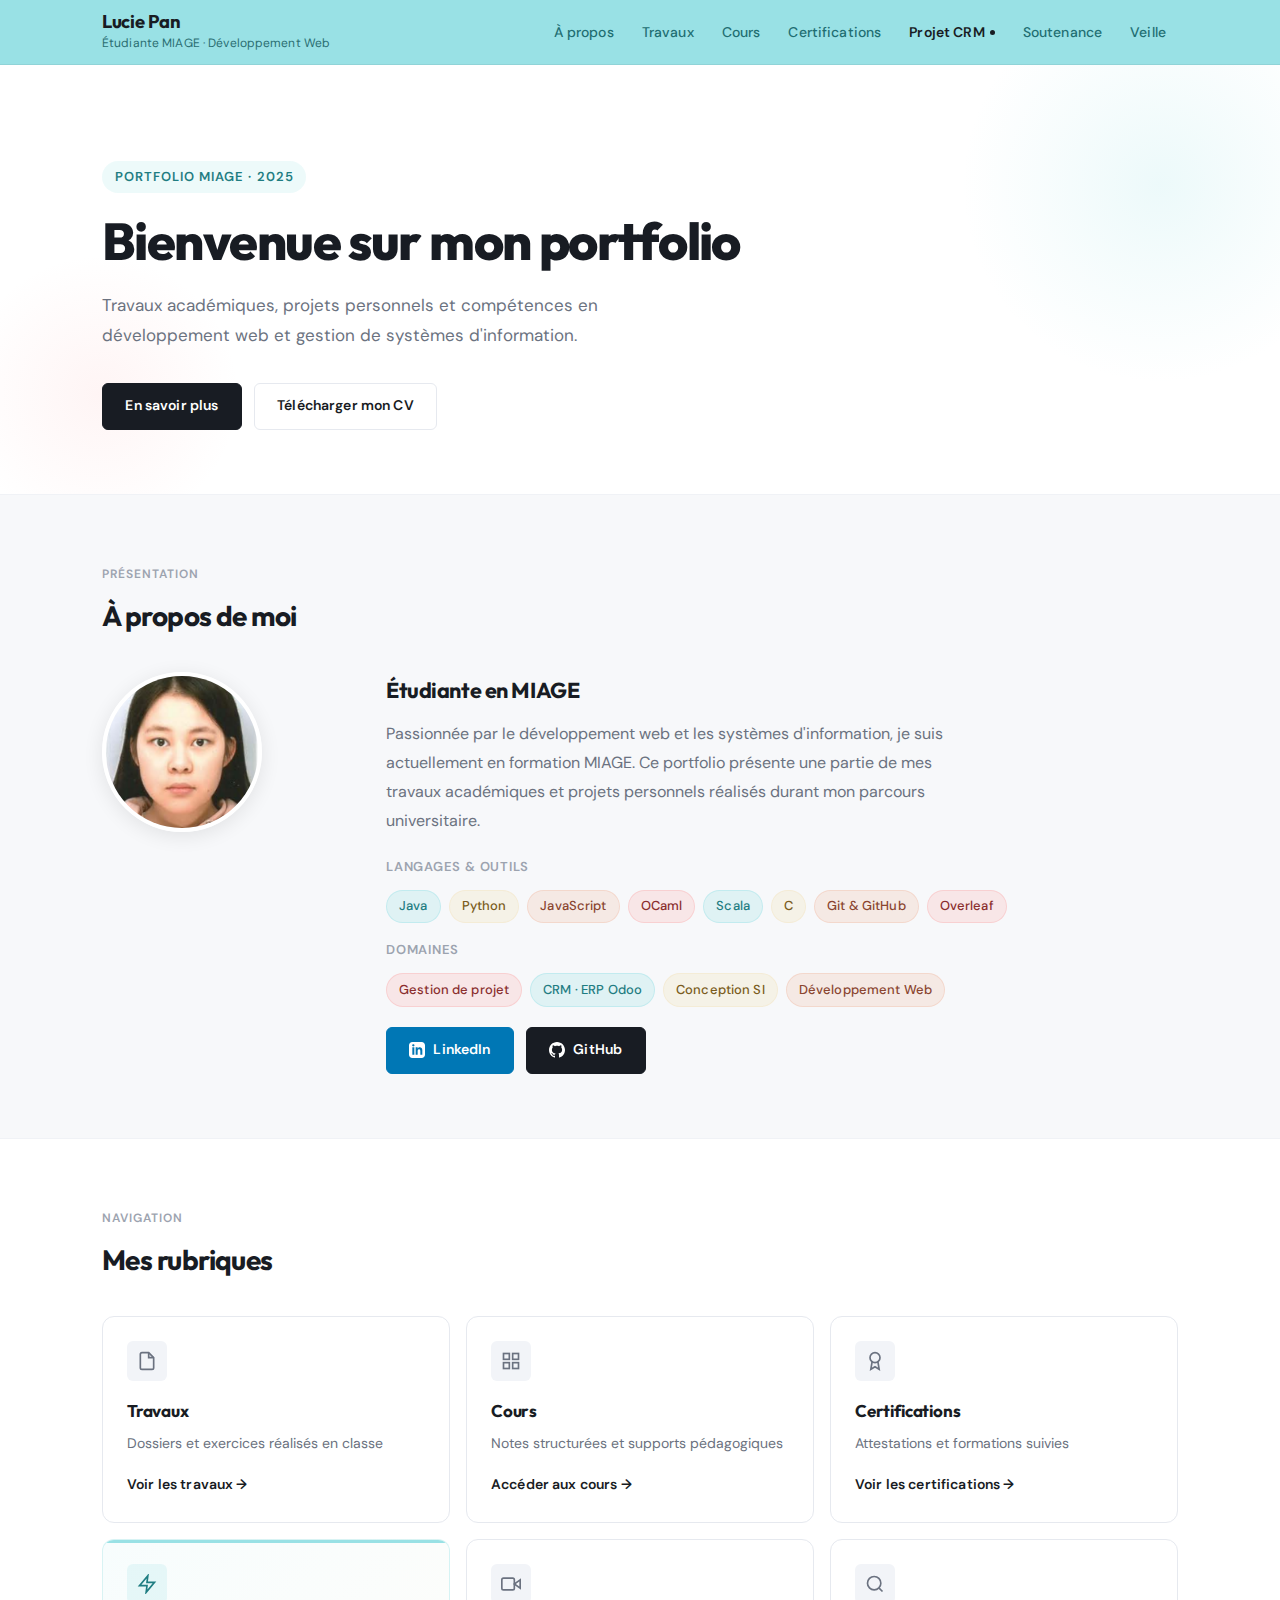
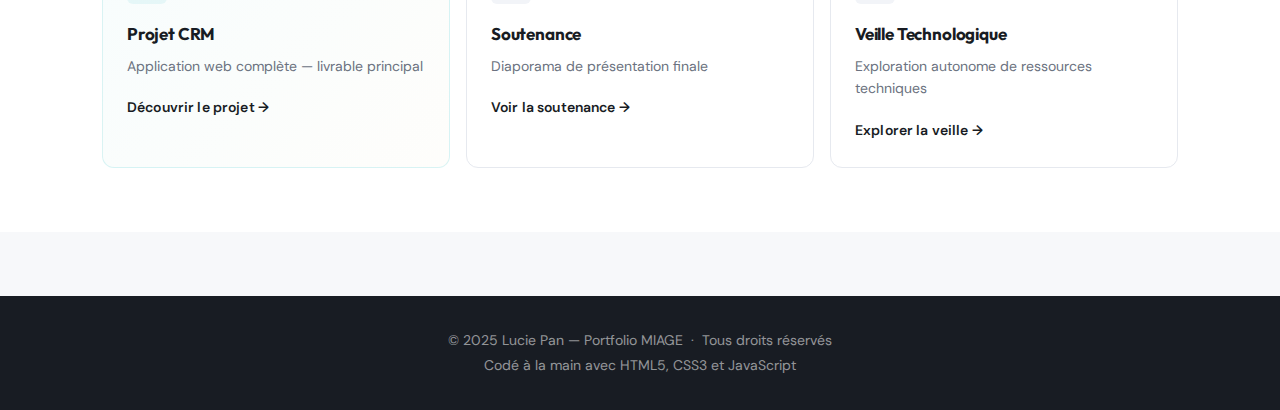
<file: index.html>
<!DOCTYPE html>
<html lang="fr">
<head>
    <meta charset="UTF-8">
    <meta name="viewport" content="width=device-width, initial-scale=1.0">
    <meta name="description" content="Portfolio professionnel de Lucie Pan - Étudiante MIAGE">
    <title>Portfolio MIAGE — Lucie Pan</title>
    <link rel="stylesheet" href="css/style.css">
</head>
<body>

    <!-- HEADER -->
    <header class="header">
        <div class="container">
            <div class="logo">
                <a href="index.html">
                    <h1>Lucie Pan</h1>
                    <p class="subtitle">Étudiante MIAGE · Développement Web</p>
                </a>
            </div>

            <button class="menu-toggle" aria-label="Ouvrir le menu">
                <span></span>
                <span></span>
                <span></span>
            </button>

            <nav class="nav">
                <ul class="nav-list">
                    <li><a href="#about" class="nav-link">À propos</a></li>
                    <li><a href="pages/travaux.html" class="nav-link">Travaux</a></li>
                    <li><a href="pages/cours.html" class="nav-link">Cours</a></li>
                    <li><a href="pages/certifications.html" class="nav-link">Certifications</a></li>
                    <li><a href="pages/projet-crm.html" class="nav-link crm-link">Projet CRM</a></li>
                    <li><a href="pages/soutenance.html" class="nav-link">Soutenance</a></li>
                    <li><a href="pages/veille.html" class="nav-link">Veille</a></li>
                </ul>
            </nav>
        </div>
    </header>

    <!-- HERO -->
    <section class="hero">
        <div class="container">
            <div class="hero-content">
                <span class="hero-eyebrow">Portfolio MIAGE · 2025</span>
                <h2>Bienvenue sur mon portfolio</h2>
                <p>Travaux académiques, projets personnels et compétences en développement web et gestion de systèmes d'information.</p>
                <div class="cta-buttons">
                    <a href="#about" class="btn btn-primary">En savoir plus</a>
                    <a href="assets/docs/cv_pan_lucie.pdf" class="btn btn-secondary" download>Télécharger mon CV</a>
                </div>
            </div>
        </div>
    </section>

    <!-- À PROPOS -->
    <section id="about" class="about">
        <div class="container">
            <p class="section-label">Présentation</p>
            <h2 class="section-title">À propos de moi</h2>

            <div class="about-grid">
                <div class="about-image">
                    <img src="assets/images/profile.png" alt="Photo de profil de Lucie Pan" style="width:160px;height:160px;border-radius:50%;object-fit:cover;box-shadow:0 4px 20px rgba(0,0,0,0.09);border:4px solid #fff;">
                </div>

                <div class="about-text">
                    <h3>Étudiante en MIAGE</h3>
                    <p>
                        Passionnée par le développement web et les systèmes d'information, 
                        je suis actuellement en formation MIAGE. Ce portfolio présente une 
                        partie de mes travaux académiques et projets personnels réalisés 
                        durant mon parcours universitaire.
                    </p>

                    <div class="skills">
                        <h4>Langages &amp; outils</h4>
                        <div class="badge-list">
                            <span class="badge badge-teal">Java</span>
                            <span class="badge badge-cream">Python</span>
                            <span class="badge badge-peach">JavaScript</span>
                            <span class="badge badge-rose">OCaml</span>
                            <span class="badge badge-teal">Scala</span>
                            <span class="badge badge-cream">C</span>
                            <span class="badge badge-peach">Git &amp; GitHub</span>
                            <span class="badge badge-rose">Overleaf</span>
                        </div>

                        <h4 style="margin-top:1rem;">Domaines</h4>
                        <div class="badge-list">
                            <span class="badge badge-rose">Gestion de projet</span>
                            <span class="badge badge-teal">CRM · ERP Odoo</span>
                            <span class="badge badge-cream">Conception SI</span>
                            <span class="badge badge-peach">Développement Web</span>
                        </div>
                    </div>

                    <div class="social-links">
                        <a href="https://www.linkedin.com/in/lucie-pan-a46bb0315" target="_blank" class="btn btn-linkedin">
                            <svg width="16" height="16" viewBox="0 0 24 24" fill="currentColor" aria-hidden="true">
                                <path d="M19 0h-14c-2.761 0-5 2.239-5 5v14c0 2.761 2.239 5 5 5h14c2.762 0 5-2.239 5-5v-14c0-2.761-2.238-5-5-5zm-11 19h-3v-11h3v11zm-1.5-12.268c-.966 0-1.75-.79-1.75-1.764s.784-1.764 1.75-1.764 1.75.79 1.75 1.764-.783 1.764-1.75 1.764zm13.5 12.268h-3v-5.604c0-3.368-4-3.113-4 0v5.604h-3v-11h3v1.765c1.396-2.586 7-2.777 7 2.476v6.759z"/>
                            </svg>
                            LinkedIn
                        </a>
                        <a href="https://github.com/uciie" target="_blank" class="btn btn-github">
                            <svg width="16" height="16" viewBox="0 0 24 24" fill="currentColor" aria-hidden="true">
                                <path d="M12 0c-6.626 0-12 5.373-12 12 0 5.302 3.438 9.8 8.207 11.387.599.111.793-.261.793-.577v-2.234c-3.338.726-4.033-1.416-4.033-1.416-.546-1.387-1.333-1.756-1.333-1.756-1.089-.745.083-.729.083-.729 1.205.084 1.839 1.237 1.839 1.237 1.07 1.834 2.807 1.304 3.492.997.107-.775.418-1.305.762-1.604-2.665-.305-5.467-1.334-5.467-5.931 0-1.311.469-2.381 1.236-3.221-.124-.303-.535-1.524.117-3.176 0 0 1.008-.322 3.301 1.23.957-.266 1.983-.399 3.003-.404 1.02.005 2.047.138 3.006.404 2.291-1.552 3.297-1.23 3.297-1.23.653 1.653.242 2.874.118 3.176.77.84 1.235 1.911 1.235 3.221 0 4.609-2.807 5.624-5.479 5.921.43.372.823 1.102.823 2.222v3.293c0 .319.192.694.801.576 4.765-1.589 8.199-6.086 8.199-11.386 0-6.627-5.373-12-12-12z"/>
                            </svg>
                            GitHub
                        </a>
                    </div>
                </div>
            </div>
        </div>
    </section>

    <!-- RUBRIQUES -->
    <section class="sections-overview">
        <div class="container">
            <p class="section-label">Navigation</p>
            <h2 class="section-title">Mes rubriques</h2>

            <div class="cards-grid">

                <div class="card">
                    <div class="card-icon">
                        <svg width="20" height="20" viewBox="0 0 24 24" fill="none" stroke="#6b7280" stroke-width="2"><path d="M14 2H6a2 2 0 0 0-2 2v16a2 2 0 0 0 2 2h12a2 2 0 0 0 2-2V8z"></path><polyline points="14 2 14 8 20 8"></polyline></svg>
                    </div>
                    <h3>Travaux</h3>
                    <p>Dossiers et exercices réalisés en classe</p>
                    <a href="pages/travaux.html" class="card-link">Voir les travaux &rarr;</a>
                </div>

                <div class="card">
                    <div class="card-icon">
                        <svg width="20" height="20" viewBox="0 0 24 24" fill="none" stroke="#6b7280" stroke-width="2"><rect x="3" y="3" width="7" height="7"></rect><rect x="14" y="3" width="7" height="7"></rect><rect x="14" y="14" width="7" height="7"></rect><rect x="3" y="14" width="7" height="7"></rect></svg>
                    </div>
                    <h3>Cours</h3>
                    <p>Notes structurées et supports pédagogiques</p>
                    <a href="pages/cours.html" class="card-link">Accéder aux cours &rarr;</a>
                </div>

                <div class="card">
                    <div class="card-icon">
                        <svg width="20" height="20" viewBox="0 0 24 24" fill="none" stroke="#6b7280" stroke-width="2"><circle cx="12" cy="8" r="6"></circle><path d="M15.477 12.89 17 22l-5-3-5 3 1.523-9.11"></path></svg>
                    </div>
                    <h3>Certifications</h3>
                    <p>Attestations et formations suivies</p>
                    <a href="pages/certifications.html" class="card-link">Voir les certifications &rarr;</a>
                </div>

                <div class="card card-featured">
                    <div class="card-icon" style="background-color:rgba(153,225,229,0.2);">
                        <svg width="20" height="20" viewBox="0 0 24 24" fill="none" stroke="#1f7d82" stroke-width="2"><path d="M13 2L3 14h9l-1 8 10-12h-9l1-8z"></path></svg>
                    </div>
                    <h3>Projet CRM</h3>
                    <p>Application web complète — livrable principal</p>
                    <a href="pages/projet-crm.html" class="card-link">Découvrir le projet &rarr;</a>
                </div>

                <div class="card">
                    <div class="card-icon">
                        <svg width="20" height="20" viewBox="0 0 24 24" fill="none" stroke="#6b7280" stroke-width="2"><polygon points="23 7 16 12 23 17 23 7"></polygon><rect x="1" y="5" width="15" height="14" rx="2" ry="2"></rect></svg>
                    </div>
                    <h3>Soutenance</h3>
                    <p>Diaporama de présentation finale</p>
                    <a href="pages/soutenance.html" class="card-link">Voir la soutenance &rarr;</a>
                </div>

                <div class="card">
                    <div class="card-icon">
                        <svg width="20" height="20" viewBox="0 0 24 24" fill="none" stroke="#6b7280" stroke-width="2"><circle cx="11" cy="11" r="8"></circle><line x1="21" y1="21" x2="16.65" y2="16.65"></line></svg>
                    </div>
                    <h3>Veille Technologique</h3>
                    <p>Exploration autonome de ressources techniques</p>
                    <a href="pages/veille.html" class="card-link">Explorer la veille &rarr;</a>
                </div>

            </div>
        </div>
    </section>

    <!-- FOOTER -->
    <footer class="footer">
        <div class="container">
            <p>&copy; 2025 Lucie Pan — Portfolio MIAGE &nbsp;·&nbsp; Tous droits réservés</p>
            <p>Codé à la main avec HTML5, CSS3 et JavaScript</p>
        </div>
    </footer>

    <script src="js/script.js"></script>
</body>
</html>
</file>
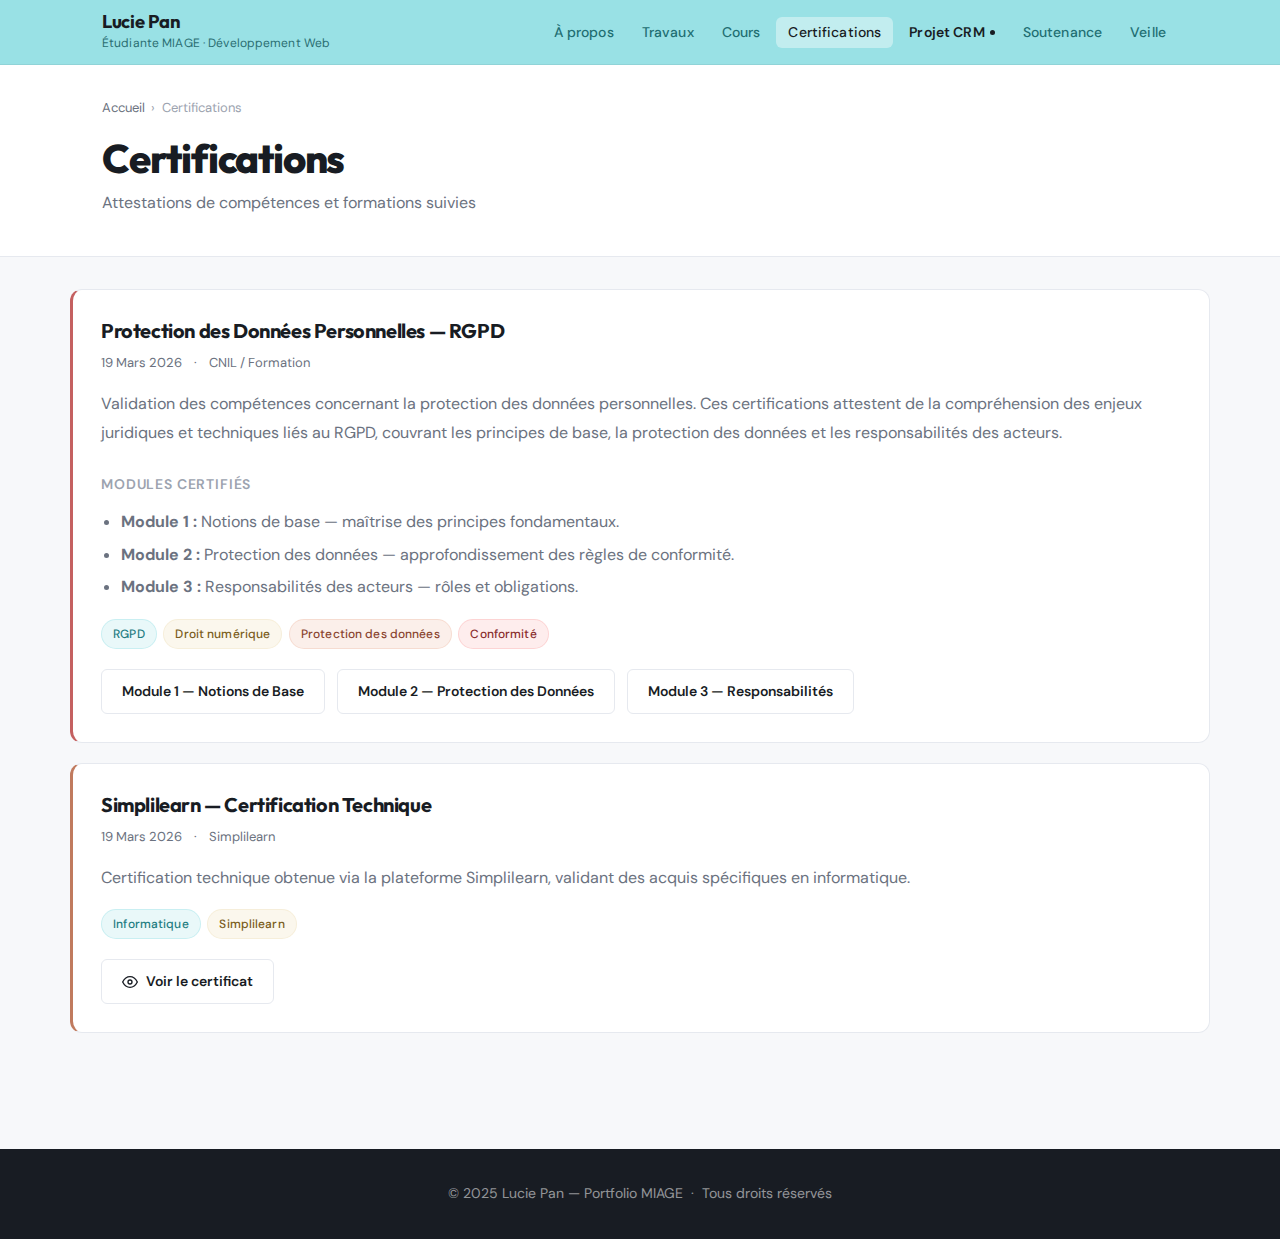
<file: pages/certifications.html>
<!DOCTYPE html>
<html lang="fr">
<head>
    <meta charset="UTF-8">
    <meta name="viewport" content="width=device-width, initial-scale=1.0">
    <meta name="description" content="Certifications et attestations de Lucie Pan — MIAGE">
    <title>Certifications — Portfolio MIAGE</title>
    <link rel="stylesheet" href="../css/style.css">
</head>
<body>

    <header class="header">
        <div class="container">
            <div class="logo">
                <a href="../index.html">
                    <h1>Lucie Pan</h1>
                    <p class="subtitle">Étudiante MIAGE · Développement Web</p>
                </a>
            </div>
            <button class="menu-toggle" aria-label="Ouvrir le menu">
                <span></span><span></span><span></span>
            </button>
            <nav class="nav">
                <ul class="nav-list">
                    <li><a href="../index.html#about" class="nav-link">À propos</a></li>
                    <li><a href="travaux.html" class="nav-link">Travaux</a></li>
                    <li><a href="cours.html" class="nav-link">Cours</a></li>
                    <li><a href="certifications.html" class="nav-link active">Certifications</a></li>
                    <li><a href="projet-crm.html" class="nav-link crm-link">Projet CRM</a></li>
                    <li><a href="soutenance.html" class="nav-link">Soutenance</a></li>
                    <li><a href="veille.html" class="nav-link">Veille</a></li>
                </ul>
            </nav>
        </div>
    </header>

    <div class="page-header">
        <div class="container">
            <nav class="breadcrumb" aria-label="Fil d'Ariane">
                <a href="../index.html">Accueil</a>
                <span>&rsaquo;</span>
                <span>Certifications</span>
            </nav>
            <h1>Certifications</h1>
            <p>Attestations de compétences et formations suivies</p>
        </div>
    </div>

    <main class="container" style="padding: 2rem 0; min-height: 60vh;">

        <!-- RGPD -->
        <article class="work-item accent-rose">
            <div class="work-header">
                <div class="work-title">
                    <h3>Protection des Données Personnelles — RGPD</h3>
                    <div class="work-meta">
                        <span>19 Mars 2026</span>
                        <span>&middot;</span>
                        <span>CNIL / Formation</span>
                    </div>
                </div>
            </div>

            <div class="work-description">
                <p>
                    Validation des compétences concernant la protection des données personnelles. 
                    Ces certifications attestent de la compréhension des enjeux juridiques et techniques 
                    liés au RGPD, couvrant les principes de base, la protection des données et les 
                    responsabilités des acteurs.
                </p>
                <h4>Modules certifiés</h4>
                <ul>
                    <li><strong>Module 1 :</strong> Notions de base — maîtrise des principes fondamentaux.</li>
                    <li><strong>Module 2 :</strong> Protection des données — approfondissement des règles de conformité.</li>
                    <li><strong>Module 3 :</strong> Responsabilités des acteurs — rôles et obligations.</li>
                </ul>
            </div>

            <div class="work-tags">
                <span class="tag">RGPD</span>
                <span class="tag">Droit numérique</span>
                <span class="tag">Protection des données</span>
                <span class="tag">Conformité</span>
            </div>

            <div class="work-actions">
                <a href="../assets/docs/certificats/Certificat_rgpd-cnil.pdf" class="btn-preview" target="_blank">Module 1 — Notions de Base</a>
                <a href="../assets/docs/certificats/Certificat_rgpd_2_protec_donnees.pdf" class="btn-preview" target="_blank">Module 2 — Protection des Données</a>
                <a href="../assets/docs/certificats/Certificat_rgpd_3_resp_acteurs.pdf" class="btn-preview" target="_blank">Module 3 — Responsabilités</a>
            </div>
        </article>

        <!-- Simplilearn -->
        <article class="work-item accent-peach">
            <div class="work-header">
                <div class="work-title">
                    <h3>Simplilearn — Certification Technique</h3>
                    <div class="work-meta">
                        <span>19 Mars 2026</span>
                        <span>&middot;</span>
                        <span>Simplilearn</span>
                    </div>
                </div>
            </div>

            <div class="work-description">
                <p>
                    Certification technique obtenue via la plateforme Simplilearn, 
                    validant des acquis spécifiques en informatique.
                </p>
            </div>

            <div class="work-tags">
                <span class="tag">Informatique</span>
                <span class="tag">Simplilearn</span>
            </div>

            <div class="work-actions">
                <a href="../assets/docs/certificats/certificates.simplicdn.pdf" class="btn-preview" target="_blank">
                    <svg width="16" height="16" viewBox="0 0 24 24" fill="none" stroke="currentColor" stroke-width="2" aria-hidden="true">
                        <path d="M1 12s4-8 11-8 11 8 11 8-4 8-11 8-11-8-11-8z"></path>
                        <circle cx="12" cy="12" r="3"></circle>
                    </svg>
                    Voir le certificat
                </a>
            </div>
        </article>

    </main>

    <footer class="footer">
        <div class="container">
            <p>&copy; 2025 Lucie Pan — Portfolio MIAGE &nbsp;·&nbsp; Tous droits réservés</p>
        </div>
    </footer>

    <script src="../js/script.js"></script>
</body>
</html>
</file>
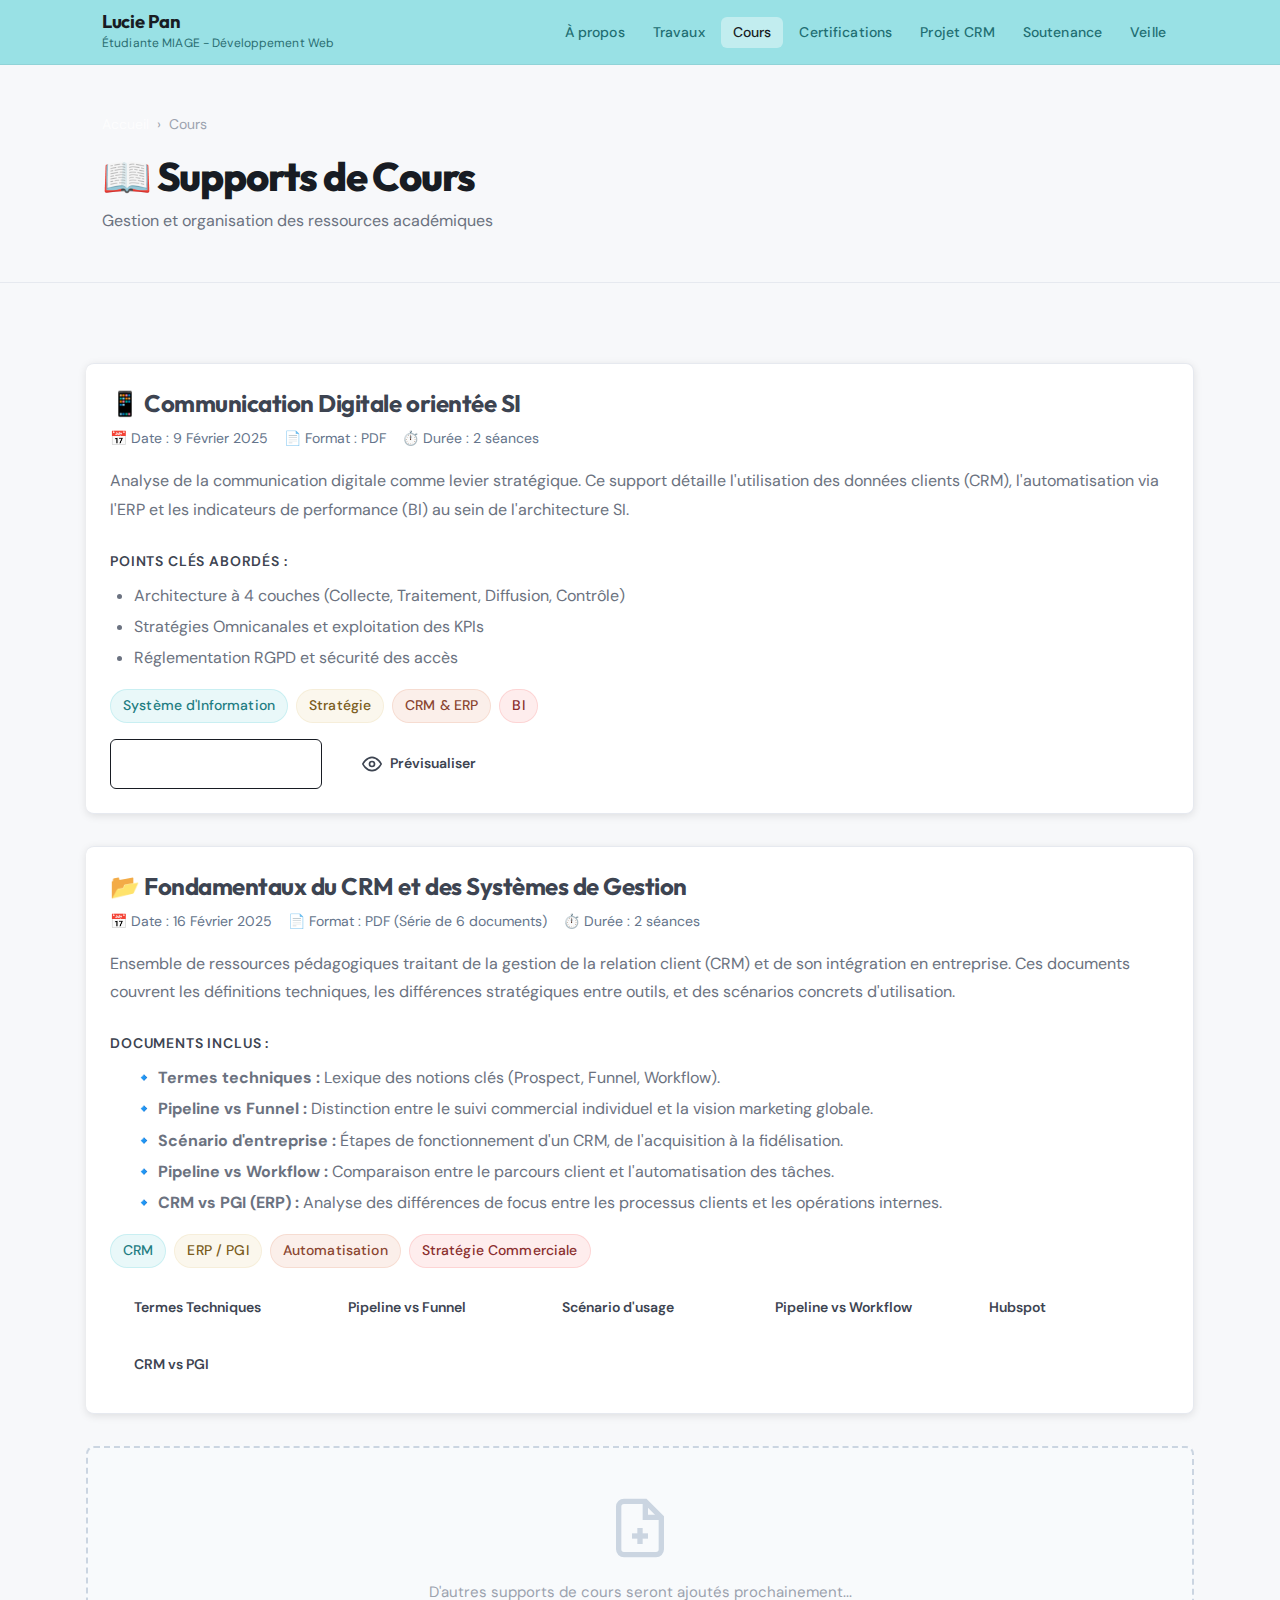
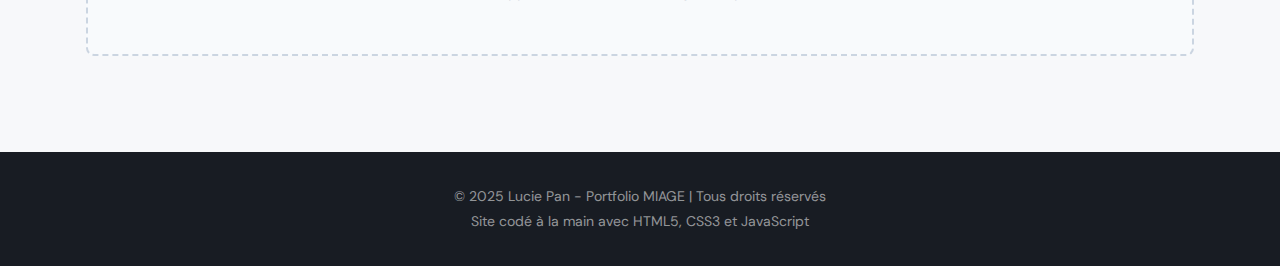
<file: pages/cours.html>
<!DOCTYPE html>
<html lang="fr">
<head>
    <meta charset="UTF-8">
    <meta name="viewport" content="width=device-width, initial-scale=1.0">
    <meta name="description" content="Supports de cours de Lucie Pan - MIAGE">
    <title>Cours - Portfolio MIAGE</title>
    <link rel="stylesheet" href="../css/style.css">
    <style>
        /* Harmonisation avec le style de travaux.html */
        .work-item {
            background-color: white;
            padding: 1.5rem;
            margin-bottom: 2rem;
            border-radius: 8px;
            box-shadow: 0 2px 8px rgba(0, 0, 0, 0.1);
            border-left: 4px solid var(--primary-color);
        }
        
        .work-header {
            display: flex;
            justify-content: space-between;
            align-items: start;
            margin-bottom: 1rem;
            flex-wrap: wrap;
            gap: 1rem;
        }
        
        .work-title {
            flex: 1;
        }
        
        .work-title h3 {
            color: var(--secondary-color);
            margin-bottom: 0.5rem;
            font-size: 1.5rem;
        }
        
        .work-meta {
            display: flex;
            gap: 1rem;
            font-size: 0.875rem;
            color: #64748b;
        }
        
        .work-meta span {
            display: flex;
            align-items: center;
            gap: 0.3rem;
        }
        
        .work-description {
            margin: 1rem 0;
            line-height: 1.8;
        }
        
        .work-tags {
            display: flex;
            gap: 0.5rem;
            flex-wrap: wrap;
            margin: 1rem 0;
        }
        
        .tag {
            background-color: #e0f2fe;
            color: #0369a1;
            padding: 0.25rem 0.75rem;
            border-radius: 20px;
            font-size: 0.875rem;
            font-weight: 500;
        }
        
        .work-actions {
            display: flex;
            gap: 1rem;
            margin-top: 1rem;
        }
        
        .btn-download {
            display: inline-flex;
            align-items: center;
            gap: 0.5rem;
            padding: 0.75rem 1.5rem;
            background-color: var(--primary-color);
            color: white;
            text-decoration: none;
            border-radius: 6px;
            font-weight: 600;
            transition: all 0.3s ease;
        }
        
        .btn-download:hover {
            background-color: #1d4ed8;
            transform: translateY(-2px);
            box-shadow: 0 4px 12px rgba(37, 99, 235, 0.3);
        }
        
        .btn-preview {
            display: inline-flex;
            align-items: center;
            gap: 0.5rem;
            padding: 0.75rem 1.5rem;
            background-color: white;
            color: var(--primary-color);
            text-decoration: none;
            border: 2px solid var(--primary-color);
            border-radius: 6px;
            font-weight: 600;
            transition: all 0.3s ease;
        }
        
        .btn-preview:hover {
            background-color: var(--primary-color);
            color: white;
        }
        
        .page-header {
            background: linear-gradient(135deg, var(--primary-color), #3b82f6);
            color: white;
            padding: 3rem 0;
            margin-bottom: 3rem;
        }
        
        .page-header h1 {
            font-size: 2.5rem;
            margin-bottom: 0.5rem;
        }
        
        .breadcrumb {
            display: flex;
            gap: 0.5rem;
            align-items: center;
            margin-bottom: 1rem;
            font-size: 0.875rem;
        }
        
        .breadcrumb a {
            color: white;
            text-decoration: none;
            opacity: 0.8;
        }
        
        .breadcrumb a:hover {
            opacity: 1;
            text-decoration: underline;
        }
        
        .empty-state {
            text-align: center;
            padding: 3rem;
            color: #64748b;
        }
    </style>
</head>
<body>
    
    <header class="header">
        <div class="container">
            <div class="logo">
                <h1>Lucie Pan</h1>
                <p class="subtitle">Étudiante MIAGE - Développement Web</p>
            </div>
            
            <button class="menu-toggle" aria-label="Toggle menu">
                <span></span>
                <span></span>
                <span></span>
            </button>
            
            <nav class="nav">
                <ul class="nav-list">
                    <li><a href="../index.html#about" class="nav-link">À propos</a></li>
                    <li><a href="travaux.html" class="nav-link">Travaux</a></li>
                    <li><a href="cours.html" class="nav-link active">Cours</a></li>
                    <li><a href="certifications.html" class="nav-link">Certifications</a></li>
                    <li><a href="projet-crm.html" class="nav-link highlight">Projet CRM</a></li>
                    <li><a href="soutenance.html" class="nav-link">Soutenance</a></li>
                    <li><a href="veille.html" class="nav-link">Veille</a></li>
                </ul>
            </nav>
        </div>
    </header>

    <div class="page-header">
        <div class="container">
            <div class="breadcrumb">
                <a href="../index.html">Accueil</a>
                <span>›</span>
                <span>Cours</span>
            </div>
            <h1>📖 Supports de Cours</h1>
            <p>Gestion et organisation des ressources académiques</p>
        </div>
    </div>

    <main class="container" style="padding: 2rem 1rem; min-height: 60vh;">
        
        <article class="work-item">
            <div class="work-header">
                <div class="work-title">
                    <h3>📱 Communication Digitale orientée SI</h3>
                    <div class="work-meta">
                        <span>
                            📅 Date : 9 Février 2025
                        </span>
                        <span>
                            📄 Format : PDF
                        </span>
                        <span>
                            ⏱️ Durée : 2 séances
                        </span>
                    </div>
                </div>
            </div>
            
            <div class="work-description">
                <p>
                    Analyse de la communication digitale comme levier stratégique. Ce support détaille l'utilisation des données clients (CRM), 
                    l'automatisation via l'ERP et les indicateurs de performance (BI) au sein de l'architecture SI.
                </p>
                
                <h4 style="margin-top: 1.5rem; margin-bottom: 0.5rem; color: var(--secondary-color);">Points clés abordés :</h4>
                <ul style="margin-left: 1.5rem; line-height: 1.8;">
                    <li>Architecture à 4 couches (Collecte, Traitement, Diffusion, Contrôle)</li>
                    <li>Stratégies Omnicanales et exploitation des KPIs</li>
                    <li>Réglementation RGPD et sécurité des accès</li>
                </ul>
            </div>
            
            <div class="work-tags">
                <span class="tag">Système d'Information</span>
                <span class="tag">Stratégie</span>
                <span class="tag">CRM & ERP</span>
                <span class="tag">BI</span>
            </div>
            
            <div class="work-actions">
                <a href="../assets/docs/cours/comm_digitale_SI.pdf" class="btn-download" download>
                    <svg width="20" height="20" viewBox="0 0 24 24" fill="none" stroke="currentColor" stroke-width="2">
                        <path d="M21 15v4a2 2 0 0 1-2 2H5a2 2 0 0 1-2-2v-4"></path>
                        <polyline points="7 10 12 15 17 10"></polyline>
                        <line x1="12" y1="15" x2="12" y2="3"></line>
                    </svg>
                    Télécharger le cours
                </a>
                <a href="../assets/docs/cours/comm_digitale_SI.pdf" class="btn-preview" target="_blank">
                    <svg width="20" height="20" viewBox="0 0 24 24" fill="none" stroke="currentColor" stroke-width="2">
                        <path d="M1 12s4-8 11-8 11 8 11 8-4 8-11 8-11-8-11-8z"></path>
                        <circle cx="12" cy="12" r="3"></circle>
                    </svg>
                    Prévisualiser
                </a>
            </div>
        </article>

        <article class="work-item">
            <div class="work-header">
                <div class="work-title">
                    <h3>📂 Fondamentaux du CRM et des Systèmes de Gestion</h3>
                    <div class="work-meta">
                        <span>📅 Date : 16 Février 2025</span>
                        <span>📄 Format : PDF (Série de 6 documents)</span>
                        <span>⏱️ Durée : 2 séances</span>
                    </div>
                </div>
            </div>
            
            <div class="work-description">
                <p>
                    Ensemble de ressources pédagogiques traitant de la gestion de la relation client (CRM) et de son intégration en entreprise. 
                    Ces documents couvrent les définitions techniques, les différences stratégiques entre outils, et des scénarios concrets d'utilisation.
                </p>
                
                <h4 style="margin-top: 1.5rem; margin-bottom: 0.5rem; color: var(--secondary-color);">Documents inclus :</h4>
                <ul style="margin-left: 1.5rem; line-height: 1.8; list-style-type: none;">
                    <li>🔹 <strong>Termes techniques :</strong> Lexique des notions clés (Prospect, Funnel, Workflow).</li>
                    <li>🔹 <strong>Pipeline vs Funnel :</strong> Distinction entre le suivi commercial individuel et la vision marketing globale.</li>
                    <li>🔹 <strong>Scénario d'entreprise :</strong> Étapes de fonctionnement d'un CRM, de l'acquisition à la fidélisation.</li>
                    <li>🔹 <strong>Pipeline vs Workflow :</strong> Comparaison entre le parcours client et l'automatisation des tâches.</li>
                    <li>🔹 <strong>CRM vs PGI (ERP) :</strong> Analyse des différences de focus entre les processus clients et les opérations internes.</li>
                </ul>
            </div>
            
            <div class="work-tags">
                <span class="tag">CRM</span>
                <span class="tag">ERP / PGI</span>
                <span class="tag">Automatisation</span>
                <span class="tag">Stratégie Commerciale</span>
            </div>
            
            <div class="work-actions" style="display: grid; grid-template-columns: repeat(auto-fit, minmax(200px, 1fr)); gap: 10px;">
                <a href="../assets/docs/cours/2- termes techniques CRM version Etudiant.pdf" class="btn-preview" target="_blank">Termes Techniques</a>
                <a href="../assets/docs/cours/3- pipeline vs funnel.pdf" class="btn-preview" target="_blank">Pipeline vs Funnel</a>
                <a href="../assets/docs/cours/4-scénario simple.pdf" class="btn-preview" target="_blank">Scénario d'usage</a>
                <a href="../assets/docs/cours/6- Pipeline de vente VS Workflow.pdf" class="btn-preview" target="_blank">Pipeline vs Workflow</a>
                <a href="../assets/docs/cours/8- hubspot.pdf" class="btn-preview" target="_blank">Hubspot</a>
                <a href="../assets/docs/cours/CRM VS PGI VERSION ETUD.pdf" class="btn-preview" target="_blank">CRM vs PGI</a>
            </div>
        </article>

        <div class="empty-state" style="background-color: #f8fafc; border-radius: 8px; margin-top: 2rem; border: 2px dashed #cbd5e1;">
            <svg width="64" height="64" viewBox="0 0 24 24" fill="none" stroke="#cbd5e1" stroke-width="2" style="margin: 0 auto;">
                <path d="M14 2H6a2 2 0 0 0-2 2v16a2 2 0 0 0 2 2h12a2 2 0 0 0 2-2V8z"></path>
                <polyline points="14 2 14 8 20 8"></polyline>
                <line x1="12" y1="18" x2="12" y2="12"></line>
                <line x1="9" y1="15" x2="15" y2="15"></line>
            </svg>
            <p>D'autres supports de cours seront ajoutés prochainement...</p>
        </div>
        
    </main>

    <footer class="footer">
        <div class="container">
            <p>&copy; 2025 Lucie Pan - Portfolio MIAGE | Tous droits réservés</p>
            <p>Site codé à la main avec HTML5, CSS3 et JavaScript</p>
        </div>
    </footer>

    <script src="../js/script.js"></script>
</body>
</html>
</file>
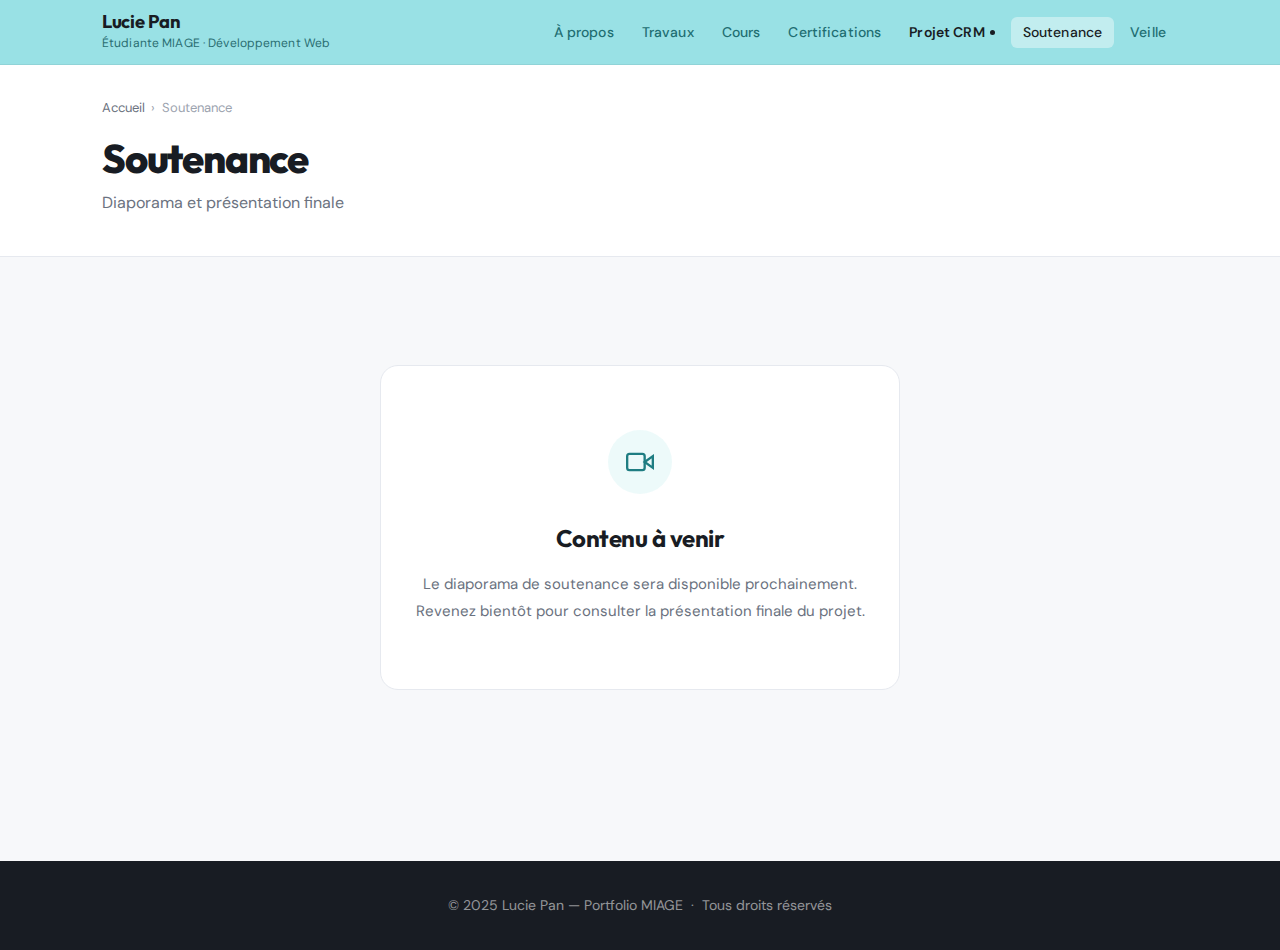
<file: pages/soutenance.html>
<!DOCTYPE html>
<html lang="fr">
<head>
    <meta charset="UTF-8">
    <meta name="viewport" content="width=device-width, initial-scale=1.0">
    <meta name="description" content="Soutenance de Lucie Pan — Portfolio MIAGE">
    <title>Soutenance — Portfolio MIAGE</title>
    <link rel="stylesheet" href="../css/style.css">
</head>
<body>

    <header class="header">
        <div class="container">
            <div class="logo">
                <a href="../index.html">
                    <h1>Lucie Pan</h1>
                    <p class="subtitle">Étudiante MIAGE · Développement Web</p>
                </a>
            </div>
            <button class="menu-toggle" aria-label="Ouvrir le menu">
                <span></span><span></span><span></span>
            </button>
            <nav class="nav">
                <ul class="nav-list">
                    <li><a href="../index.html#about" class="nav-link">À propos</a></li>
                    <li><a href="travaux.html" class="nav-link">Travaux</a></li>
                    <li><a href="cours.html" class="nav-link">Cours</a></li>
                    <li><a href="certifications.html" class="nav-link">Certifications</a></li>
                    <li><a href="projet-crm.html" class="nav-link crm-link">Projet CRM</a></li>
                    <li><a href="soutenance.html" class="nav-link active">Soutenance</a></li>
                    <li><a href="veille.html" class="nav-link">Veille</a></li>
                </ul>
            </nav>
        </div>
    </header>

    <div class="page-header">
        <div class="container">
            <nav class="breadcrumb" aria-label="Fil d'Ariane">
                <a href="../index.html">Accueil</a>
                <span>&rsaquo;</span>
                <span>Soutenance</span>
            </nav>
            <h1>Soutenance</h1>
            <p>Diaporama et présentation finale</p>
        </div>
    </div>

    <main class="container" style="min-height:60vh; display:flex; align-items:center; justify-content:center; padding: 2rem 0;">
        <div class="coming-soon-block">
            <div class="cs-icon">
                <svg width="28" height="28" viewBox="0 0 24 24" fill="none" stroke="#1f7d82" stroke-width="2" aria-hidden="true">
                    <polygon points="23 7 16 12 23 17 23 7"></polygon>
                    <rect x="1" y="5" width="15" height="14" rx="2" ry="2"></rect>
                </svg>
            </div>
            <h2>Contenu à venir</h2>
            <p>
                Le diaporama de soutenance sera disponible prochainement. 
                Revenez bientôt pour consulter la présentation finale du projet.
            </p>
        </div>
    </main>

    <footer class="footer">
        <div class="container">
            <p>&copy; 2025 Lucie Pan — Portfolio MIAGE &nbsp;·&nbsp; Tous droits réservés</p>
        </div>
    </footer>

    <script src="../js/script.js"></script>
</body>
</html>
</file>
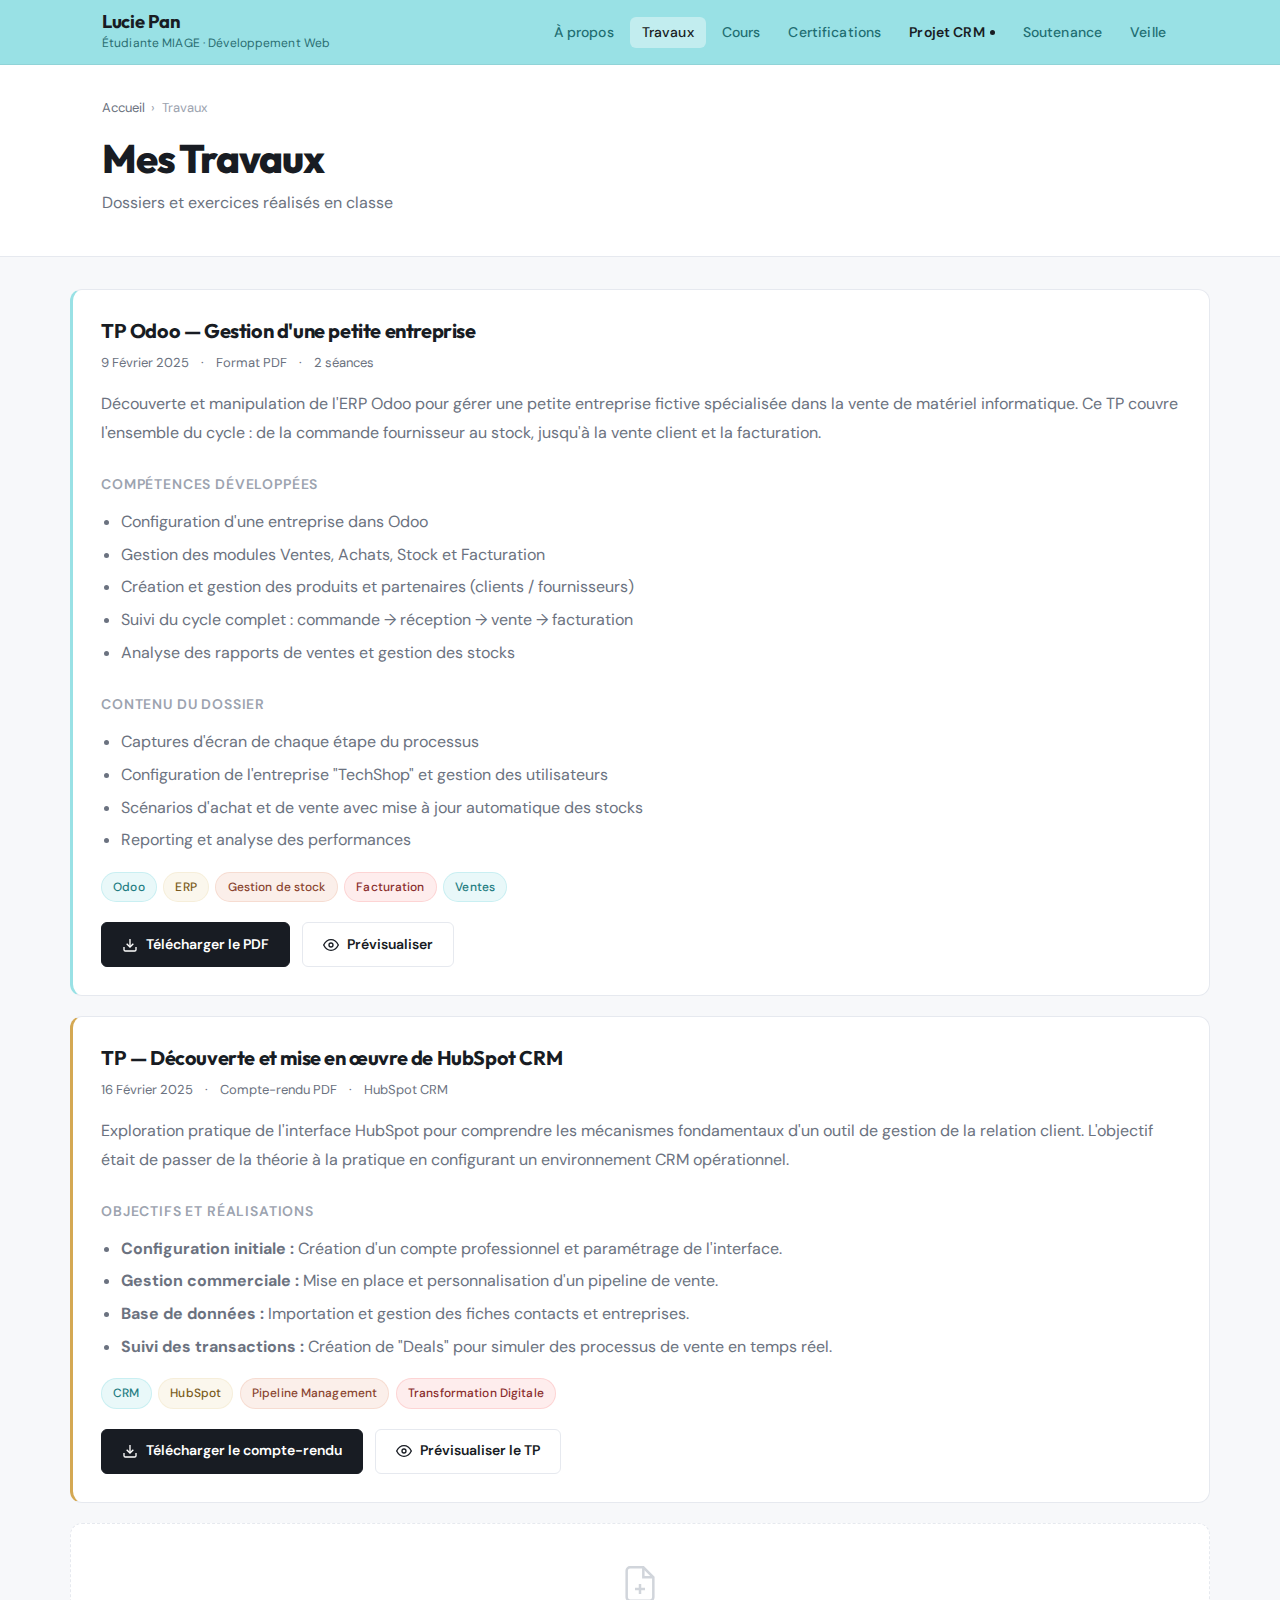
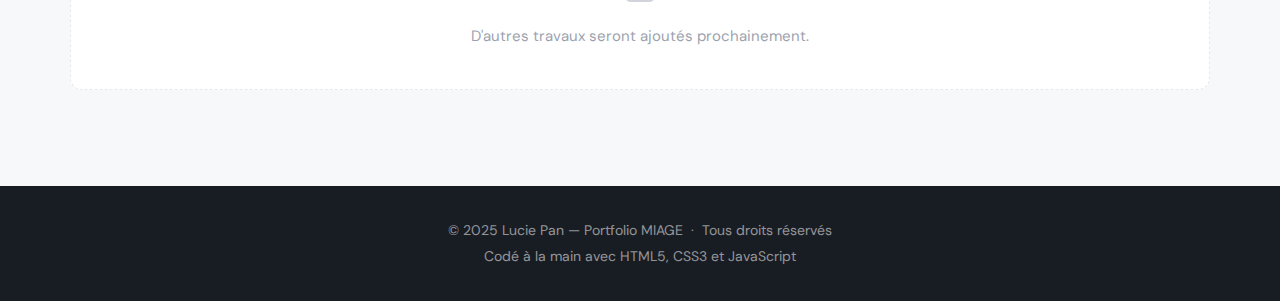
<file: pages/travaux.html>
<!DOCTYPE html>
<html lang="fr">
<head>
    <meta charset="UTF-8">
    <meta name="viewport" content="width=device-width, initial-scale=1.0">
    <meta name="description" content="Travaux académiques de Lucie Pan — MIAGE">
    <title>Travaux — Portfolio MIAGE</title>
    <link rel="stylesheet" href="../css/style.css">
</head>
<body>

    <header class="header">
        <div class="container">
            <div class="logo">
                <a href="../index.html">
                    <h1>Lucie Pan</h1>
                    <p class="subtitle">Étudiante MIAGE · Développement Web</p>
                </a>
            </div>
            <button class="menu-toggle" aria-label="Ouvrir le menu">
                <span></span><span></span><span></span>
            </button>
            <nav class="nav">
                <ul class="nav-list">
                    <li><a href="../index.html#about" class="nav-link">À propos</a></li>
                    <li><a href="travaux.html" class="nav-link active">Travaux</a></li>
                    <li><a href="cours.html" class="nav-link">Cours</a></li>
                    <li><a href="certifications.html" class="nav-link">Certifications</a></li>
                    <li><a href="projet-crm.html" class="nav-link crm-link">Projet CRM</a></li>
                    <li><a href="soutenance.html" class="nav-link">Soutenance</a></li>
                    <li><a href="veille.html" class="nav-link">Veille</a></li>
                </ul>
            </nav>
        </div>
    </header>

    <div class="page-header">
        <div class="container">
            <nav class="breadcrumb" aria-label="Fil d'Ariane">
                <a href="../index.html">Accueil</a>
                <span>&rsaquo;</span>
                <span>Travaux</span>
            </nav>
            <h1>Mes Travaux</h1>
            <p>Dossiers et exercices réalisés en classe</p>
        </div>
    </div>

    <main class="container" style="padding: 2rem 0; min-height: 60vh;">

        <!-- TP Odoo -->
        <article class="work-item">
            <div class="work-header">
                <div class="work-title">
                    <h3>TP Odoo — Gestion d'une petite entreprise</h3>
                    <div class="work-meta">
                        <span>9 Février 2025</span>
                        <span>&middot;</span>
                        <span>Format PDF</span>
                        <span>&middot;</span>
                        <span>2 séances</span>
                    </div>
                </div>
            </div>

            <div class="work-description">
                <p>
                    Découverte et manipulation de l'ERP Odoo pour gérer une petite entreprise fictive 
                    spécialisée dans la vente de matériel informatique. Ce TP couvre l'ensemble du cycle : 
                    de la commande fournisseur au stock, jusqu'à la vente client et la facturation.
                </p>
                <h4>Compétences développées</h4>
                <ul>
                    <li>Configuration d'une entreprise dans Odoo</li>
                    <li>Gestion des modules Ventes, Achats, Stock et Facturation</li>
                    <li>Création et gestion des produits et partenaires (clients / fournisseurs)</li>
                    <li>Suivi du cycle complet : commande &rarr; réception &rarr; vente &rarr; facturation</li>
                    <li>Analyse des rapports de ventes et gestion des stocks</li>
                </ul>
                <h4>Contenu du dossier</h4>
                <ul>
                    <li>Captures d'écran de chaque étape du processus</li>
                    <li>Configuration de l'entreprise "TechShop" et gestion des utilisateurs</li>
                    <li>Scénarios d'achat et de vente avec mise à jour automatique des stocks</li>
                    <li>Reporting et analyse des performances</li>
                </ul>
            </div>

            <div class="work-tags">
                <span class="tag">Odoo</span>
                <span class="tag">ERP</span>
                <span class="tag">Gestion de stock</span>
                <span class="tag">Facturation</span>
                <span class="tag">Ventes</span>
            </div>

            <div class="work-actions">
                <a href="../assets/docs/travaux/TP_Odoo_pan_lucie.pdf" class="btn-download" download>
                    <svg width="16" height="16" viewBox="0 0 24 24" fill="none" stroke="currentColor" stroke-width="2" aria-hidden="true">
                        <path d="M21 15v4a2 2 0 0 1-2 2H5a2 2 0 0 1-2-2v-4"></path>
                        <polyline points="7 10 12 15 17 10"></polyline>
                        <line x1="12" y1="15" x2="12" y2="3"></line>
                    </svg>
                    Télécharger le PDF
                </a>
                <a href="../assets/docs/travaux/TP_Odoo_pan_lucie.pdf" class="btn-preview" target="_blank">
                    <svg width="16" height="16" viewBox="0 0 24 24" fill="none" stroke="currentColor" stroke-width="2" aria-hidden="true">
                        <path d="M1 12s4-8 11-8 11 8 11 8-4 8-11 8-11-8-11-8z"></path>
                        <circle cx="12" cy="12" r="3"></circle>
                    </svg>
                    Prévisualiser
                </a>
            </div>
        </article>

        <!-- TP HubSpot -->
        <article class="work-item accent-cream">
            <div class="work-header">
                <div class="work-title">
                    <h3>TP — Découverte et mise en œuvre de HubSpot CRM</h3>
                    <div class="work-meta">
                        <span>16 Février 2025</span>
                        <span>&middot;</span>
                        <span>Compte-rendu PDF</span>
                        <span>&middot;</span>
                        <span>HubSpot CRM</span>
                    </div>
                </div>
            </div>

            <div class="work-description">
                <p>
                    Exploration pratique de l'interface HubSpot pour comprendre les mécanismes fondamentaux 
                    d'un outil de gestion de la relation client. L'objectif était de passer de la théorie 
                    à la pratique en configurant un environnement CRM opérationnel.
                </p>
                <h4>Objectifs et réalisations</h4>
                <ul>
                    <li><strong>Configuration initiale :</strong> Création d'un compte professionnel et paramétrage de l'interface.</li>
                    <li><strong>Gestion commerciale :</strong> Mise en place et personnalisation d'un pipeline de vente.</li>
                    <li><strong>Base de données :</strong> Importation et gestion des fiches contacts et entreprises.</li>
                    <li><strong>Suivi des transactions :</strong> Création de "Deals" pour simuler des processus de vente en temps réel.</li>
                </ul>
            </div>

            <div class="work-tags">
                <span class="tag">CRM</span>
                <span class="tag">HubSpot</span>
                <span class="tag">Pipeline Management</span>
                <span class="tag">Transformation Digitale</span>
            </div>

            <div class="work-actions">
                <a href="../assets/docs/travaux/TP Découverte HubSpot.pdf" class="btn-download" download>
                    <svg width="16" height="16" viewBox="0 0 24 24" fill="none" stroke="currentColor" stroke-width="2" aria-hidden="true">
                        <path d="M21 15v4a2 2 0 0 1-2 2H5a2 2 0 0 1-2-2v-4"></path>
                        <polyline points="7 10 12 15 17 10"></polyline>
                        <line x1="12" y1="15" x2="12" y2="3"></line>
                    </svg>
                    Télécharger le compte-rendu
                </a>
                <a href="../assets/docs/travaux/TP Découverte HubSpot.pdf" class="btn-preview" target="_blank">
                    <svg width="16" height="16" viewBox="0 0 24 24" fill="none" stroke="currentColor" stroke-width="2" aria-hidden="true">
                        <path d="M1 12s4-8 11-8 11 8 11 8-4 8-11 8-11-8-11-8z"></path>
                        <circle cx="12" cy="12" r="3"></circle>
                    </svg>
                    Prévisualiser le TP
                </a>
            </div>
        </article>

        <div class="empty-state">
            <svg width="40" height="40" viewBox="0 0 24 24" fill="none" stroke="#d1d5db" stroke-width="1.5" style="margin:0 auto;" aria-hidden="true">
                <path d="M14 2H6a2 2 0 0 0-2 2v16a2 2 0 0 0 2 2h12a2 2 0 0 0 2-2V8z"></path>
                <polyline points="14 2 14 8 20 8"></polyline>
                <line x1="12" y1="18" x2="12" y2="12"></line>
                <line x1="9" y1="15" x2="15" y2="15"></line>
            </svg>
            <p>D'autres travaux seront ajoutés prochainement.</p>
        </div>

    </main>

    <footer class="footer">
        <div class="container">
            <p>&copy; 2025 Lucie Pan — Portfolio MIAGE &nbsp;·&nbsp; Tous droits réservés</p>
            <p>Codé à la main avec HTML5, CSS3 et JavaScript</p>
        </div>
    </footer>

    <script src="../js/script.js"></script>
</body>
</html>
</file>
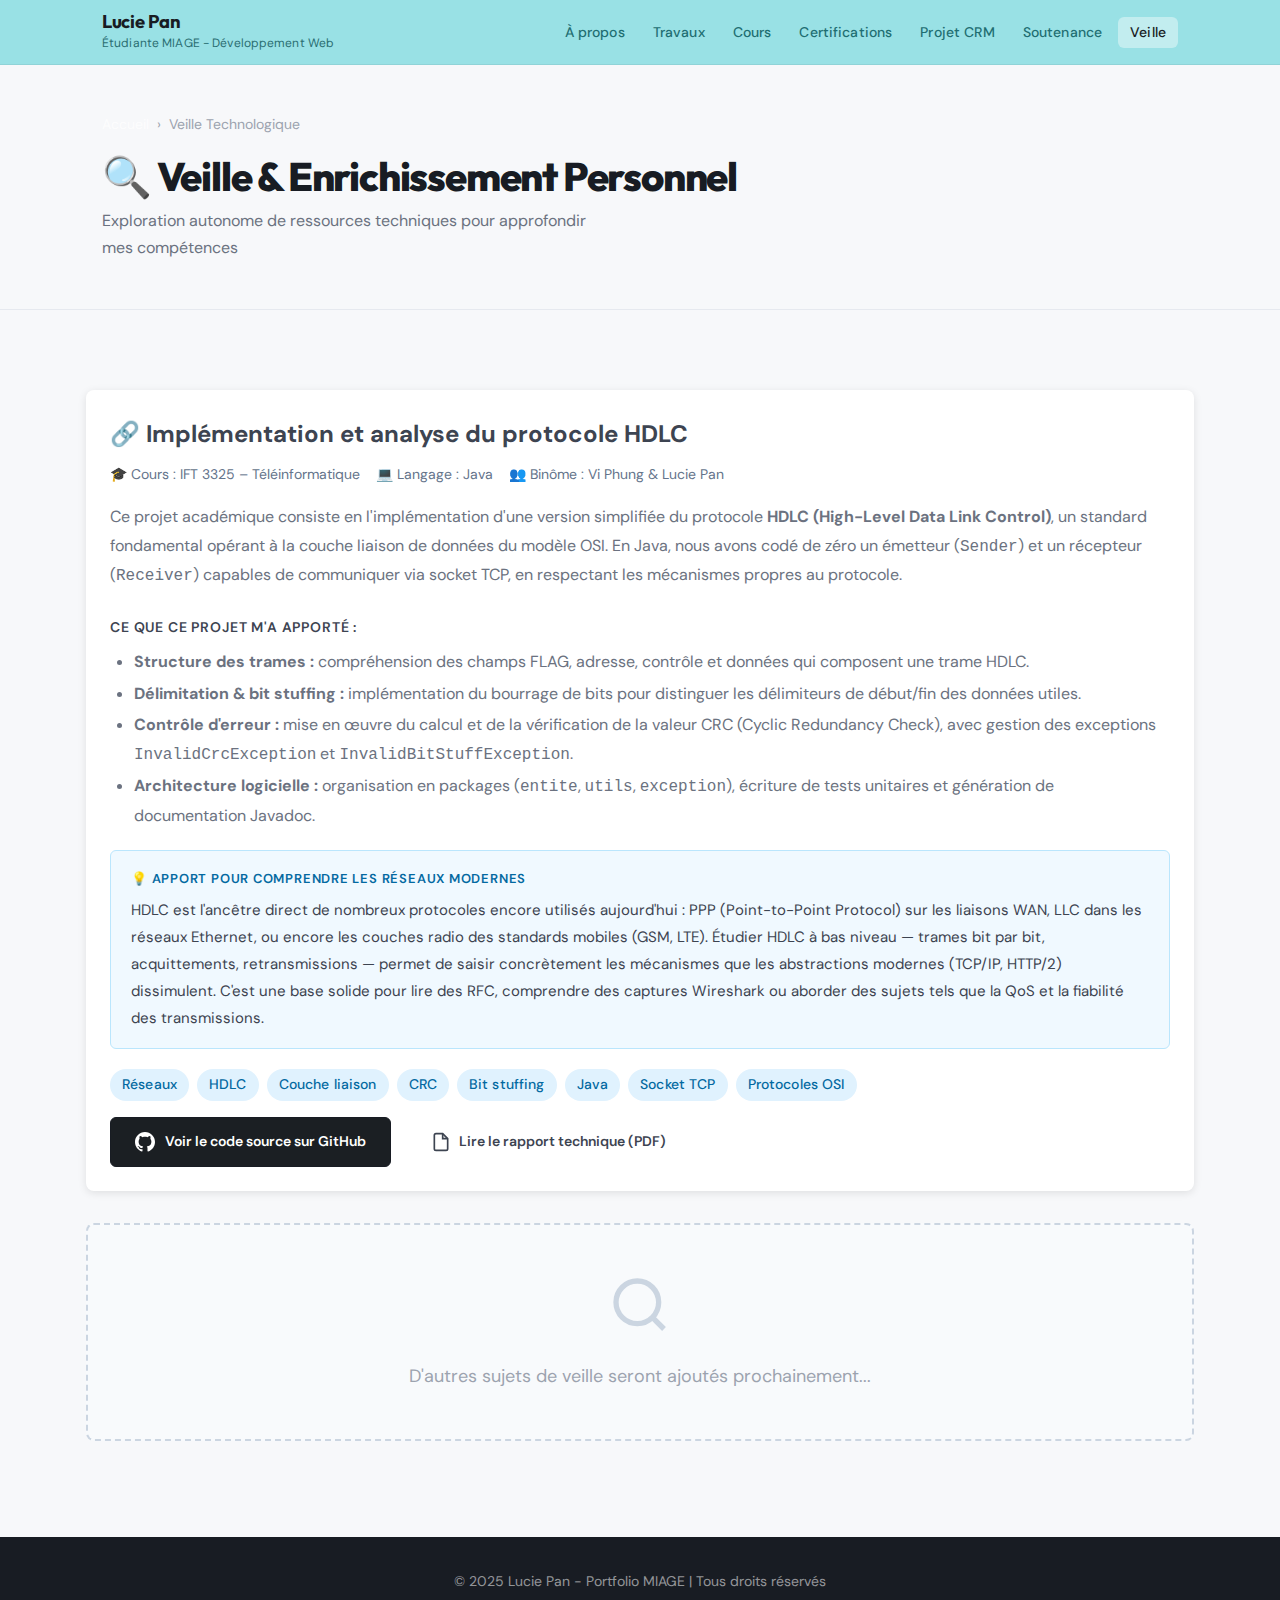
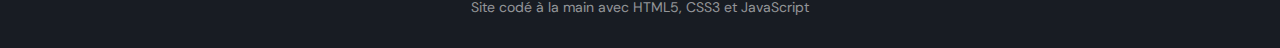
<file: pages/veille.html>
<!DOCTYPE html>
<html lang="fr">
<head>
    <meta charset="UTF-8">
    <meta name="viewport" content="width=device-width, initial-scale=1.0">
    <meta name="description" content="Veille technologique et enrichissement personnel de Lucie Pan - MIAGE">
    <title>Veille - Portfolio MIAGE</title>
    <link rel="stylesheet" href="../css/style.css">
    <style>
        /* ===================================
           STYLES SPÉCIFIQUES – VEILLE
           =================================== */

        /* En-tête de page (identique aux autres pages) */
        .page-header {
            background: linear-gradient(135deg, var(--primary-color), #3b82f6);
            color: white;
            padding: 3rem 0;
            margin-bottom: 3rem;
        }

        .page-header h1 {
            font-size: 2.5rem;
            margin-bottom: 0.5rem;
        }

        .breadcrumb {
            display: flex;
            gap: 0.5rem;
            align-items: center;
            margin-bottom: 1rem;
            font-size: 0.875rem;
        }

        .breadcrumb a {
            color: white;
            text-decoration: none;
            opacity: 0.8;
        }

        .breadcrumb a:hover {
            opacity: 1;
            text-decoration: underline;
        }

        /* Carte de veille — reprend la logique de .work-item */
        .veille-item {
            background-color: white;
            padding: 1.5rem;
            margin-bottom: 2rem;
            border-radius: 8px;
            box-shadow: 0 2px 8px rgba(0, 0, 0, 0.1);
            border-left: 4px solid var(--primary-color);
        }

        .veille-header {
            display: flex;
            justify-content: space-between;
            align-items: flex-start;
            margin-bottom: 1rem;
            flex-wrap: wrap;
            gap: 1rem;
        }

        .veille-title h3 {
            color: var(--secondary-color);
            margin-bottom: 0.5rem;
            font-size: 1.5rem;
        }

        .veille-meta {
            display: flex;
            gap: 1rem;
            font-size: 0.875rem;
            color: #64748b;
            flex-wrap: wrap;
        }

        .veille-meta span {
            display: flex;
            align-items: center;
            gap: 0.3rem;
        }

        /* Bloc mis en avant pour l'apport en veille */
        .veille-insight {
            background-color: #f0f9ff;
            border: 1px solid #bae6fd;
            border-radius: 6px;
            padding: 1rem 1.25rem;
            margin: 1.25rem 0;
        }

        .veille-insight strong {
            color: #0369a1;
            display: block;
            margin-bottom: 0.4rem;
        }

        /* Tags — reprend .tag de travaux.html */
        .work-tags {
            display: flex;
            gap: 0.5rem;
            flex-wrap: wrap;
            margin: 1rem 0;
        }

        .tag {
            background-color: #e0f2fe;
            color: #0369a1;
            padding: 0.25rem 0.75rem;
            border-radius: 20px;
            font-size: 0.875rem;
            font-weight: 500;
        }

        /* Boutons d'action — cohérents avec travaux.html */
        .work-actions {
            display: flex;
            gap: 1rem;
            margin-top: 1rem;
            flex-wrap: wrap;
        }

        .btn-github-dark {
            display: inline-flex;
            align-items: center;
            gap: 0.6rem;
            padding: 0.75rem 1.5rem;
            background-color: #1b1f23;
            color: white;
            text-decoration: none;
            border-radius: 6px;
            font-weight: 600;
            transition: all 0.3s ease;
        }

        .btn-github-dark:hover {
            background-color: #333;
            transform: translateY(-2px);
            box-shadow: 0 4px 12px rgba(0, 0, 0, 0.25);
        }

        .btn-preview {
            display: inline-flex;
            align-items: center;
            gap: 0.5rem;
            padding: 0.75rem 1.5rem;
            background-color: white;
            color: var(--primary-color);
            text-decoration: none;
            border: 2px solid var(--primary-color);
            border-radius: 6px;
            font-weight: 600;
            transition: all 0.3s ease;
        }

        .btn-preview:hover {
            background-color: var(--primary-color);
            color: white;
        }

        /* Section vide — prochainement */
        .empty-state {
            text-align: center;
            padding: 3rem;
            color: #64748b;
        }

        .empty-state p {
            margin-top: 1rem;
            font-size: 1.125rem;
        }
    </style>
</head>
<body>

    <!-- HEADER & NAVIGATION -->
    <header class="header">
        <div class="container">
            <div class="logo">
                <h1>Lucie Pan</h1>
                <p class="subtitle">Étudiante MIAGE - Développement Web</p>
            </div>

            <button class="menu-toggle" aria-label="Toggle menu">
                <span></span>
                <span></span>
                <span></span>
            </button>

            <nav class="nav">
                <ul class="nav-list">
                    <li><a href="../index.html#about" class="nav-link">À propos</a></li>
                    <li><a href="travaux.html" class="nav-link">Travaux</a></li>
                    <li><a href="cours.html" class="nav-link">Cours</a></li>
                    <li><a href="certifications.html" class="nav-link">Certifications</a></li>
                    <li><a href="projet-crm.html" class="nav-link highlight">Projet CRM</a></li>
                    <li><a href="soutenance.html" class="nav-link">Soutenance</a></li>
                    <li><a href="veille.html" class="nav-link active">Veille</a></li>
                </ul>
            </nav>
        </div>
    </header>

    <!-- EN-TÊTE DE LA PAGE -->
    <div class="page-header">
        <div class="container">
            <div class="breadcrumb">
                <a href="../index.html">Accueil</a>
                <span>›</span>
                <span>Veille Technologique</span>
            </div>
            <h1>🔍 Veille &amp; Enrichissement Personnel</h1>
            <p>Exploration autonome de ressources techniques pour approfondir mes compétences</p>
        </div>
    </div>

    <!-- CONTENU PRINCIPAL -->
    <main class="container" style="padding: 2rem 1rem; min-height: 60vh;">

        <!-- =============================================
             PROJET : PROTOCOLE HDLC
             ============================================= -->
        <article class="veille-item">

            <div class="veille-header">
                <div class="veille-title">
                    <h3>🔗 Implémentation et analyse du protocole HDLC</h3>
                    <div class="veille-meta">
                        <span>🎓 Cours : IFT 3325 – Téléinformatique</span>
                        <span>💻 Langage : Java</span>
                        <span>👥 Binôme : Vi Phung &amp; Lucie Pan</span>
                    </div>
                </div>
            </div>

            <div class="work-description">
                <p>
                    Ce projet académique consiste en l'implémentation d'une version simplifiée du protocole 
                    <strong>HDLC (High-Level Data Link Control)</strong>, un standard fondamental opérant 
                    à la couche liaison de données du modèle OSI. En Java, nous avons codé de zéro un émetteur 
                    (<code>Sender</code>) et un récepteur (<code>Receiver</code>) capables de communiquer via 
                    socket TCP, en respectant les mécanismes propres au protocole.
                </p>

                <h4 style="margin-top: 1.5rem; margin-bottom: 0.5rem; color: var(--secondary-color);">Ce que ce projet m'a apporté :</h4>
                <ul style="margin-left: 1.5rem; line-height: 1.8;">
                    <li>
                        <strong>Structure des trames :</strong> compréhension des champs FLAG, adresse, 
                        contrôle et données qui composent une trame HDLC.
                    </li>
                    <li>
                        <strong>Délimitation &amp; bit stuffing :</strong> implémentation du bourrage de bits 
                        pour distinguer les délimiteurs de début/fin des données utiles.
                    </li>
                    <li>
                        <strong>Contrôle d'erreur :</strong> mise en œuvre du calcul et de la vérification 
                        de la valeur CRC (Cyclic Redundancy Check), avec gestion des exceptions 
                        <code>InvalidCrcException</code> et <code>InvalidBitStuffException</code>.
                    </li>
                    <li>
                        <strong>Architecture logicielle :</strong> organisation en packages 
                        (<code>entite</code>, <code>utils</code>, <code>exception</code>), écriture 
                        de tests unitaires et génération de documentation Javadoc.
                    </li>
                </ul>
            </div>

            <!-- APPORT EN VEILLE -->
            <div class="veille-insight">
                <strong>💡 Apport pour comprendre les réseaux modernes</strong>
                HDLC est l'ancêtre direct de nombreux protocoles encore utilisés aujourd'hui : PPP 
                (Point-to-Point Protocol) sur les liaisons WAN, LLC dans les réseaux Ethernet, ou encore 
                les couches radio des standards mobiles (GSM, LTE). Étudier HDLC à bas niveau — trames 
                bit par bit, acquittements, retransmissions — permet de saisir concrètement les 
                mécanismes que les abstractions modernes (TCP/IP, HTTP/2) dissimulent. C'est une 
                base solide pour lire des RFC, comprendre des captures Wireshark ou aborder 
                des sujets tels que la QoS et la fiabilité des transmissions.
            </div>

            <div class="work-tags">
                <span class="tag">Réseaux</span>
                <span class="tag">HDLC</span>
                <span class="tag">Couche liaison</span>
                <span class="tag">CRC</span>
                <span class="tag">Bit stuffing</span>
                <span class="tag">Java</span>
                <span class="tag">Socket TCP</span>
                <span class="tag">Protocoles OSI</span>
            </div>

            <div class="work-actions">
                <!-- Lien vers le dépôt GitHub -->
                <a href="https://github.com/uciie/IFT3325_protocole_HDLC"
                   target="_blank"
                   rel="noopener noreferrer"
                   class="btn-github-dark">
                    <svg width="20" height="20" viewBox="0 0 24 24" fill="currentColor" aria-hidden="true">
                        <path d="M12 0c-6.626 0-12 5.373-12 12 0 5.302 3.438 9.8 8.207 11.387.599.111.793-.261.793-.577v-2.234c-3.338.726-4.033-1.416-4.033-1.416-.546-1.387-1.333-1.756-1.333-1.756-1.089-.745.083-.729.083-.729 1.205.084 1.839 1.237 1.839 1.237 1.07 1.834 2.807 1.304 3.492.997.107-.775.418-1.305.762-1.604-2.665-.305-5.467-1.334-5.467-5.931 0-1.311.469-2.381 1.236-3.221-.124-.303-.535-1.524.117-3.176 0 0 1.008-.322 3.301 1.23.957-.266 1.983-.399 3.003-.404 1.02.005 2.047.138 3.006.404 2.291-1.552 3.297-1.23 3.297-1.23.653 1.653.242 2.874.118 3.176.77.84 1.235 1.911 1.235 3.221 0 4.609-2.807 5.624-5.479 5.921.43.372.823 1.102.823 2.222v3.293c0 .319.192.694.801.576 4.765-1.589 8.199-6.086 8.199-11.386 0-6.627-5.373-12-12-12z"/>
                    </svg>
                    Voir le code source sur GitHub
                </a>

                <!-- Lien direct vers le rapport PDF -->
                <a href="https://github.com/uciie/IFT3325_protocole_HDLC/blob/main/doc/Devoir2_IFT3325_Rapport.pdf"
                   target="_blank"
                   rel="noopener noreferrer"
                   class="btn-preview">
                    <svg width="20" height="20" viewBox="0 0 24 24" fill="none" stroke="currentColor" stroke-width="2" aria-hidden="true">
                        <path d="M14 2H6a2 2 0 0 0-2 2v16a2 2 0 0 0 2 2h12a2 2 0 0 0 2-2V8z"></path>
                        <polyline points="14 2 14 8 20 8"></polyline>
                    </svg>
                    Lire le rapport technique (PDF)
                </a>
            </div>

        </article>
        <!-- FIN PROJET HDLC -->

        <!-- Placeholder pour les prochains projets de veille -->
        <div class="empty-state" style="background-color: #f8fafc; border-radius: 8px; margin-top: 2rem; border: 2px dashed #cbd5e1;">
            <svg width="64" height="64" viewBox="0 0 24 24" fill="none" stroke="#cbd5e1" stroke-width="2" style="margin: 0 auto;" aria-hidden="true">
                <circle cx="11" cy="11" r="8"></circle>
                <line x1="21" y1="21" x2="16.65" y2="16.65"></line>
            </svg>
            <p>D'autres sujets de veille seront ajoutés prochainement...</p>
        </div>

    </main>

    <!-- FOOTER -->
    <footer class="footer">
        <div class="container">
            <p>&copy; 2025 Lucie Pan - Portfolio MIAGE | Tous droits réservés</p>
            <p>Site codé à la main avec HTML5, CSS3 et JavaScript</p>
        </div>
    </footer>

    <script src="../js/script.js"></script>
</body>
</html>
</file>
<file: css/style.css>
/* =============================================
   IMPORTS
   ============================================= */
@import url('https://fonts.googleapis.com/css2?family=Outfit:wght@400;500;600;700;800&family=DM+Sans:ital,opsz,wght@0,9..40,400;0,9..40,500;0,9..40,600;1,9..40,400&display=swap');

/* =============================================
   RESET & VARIABLES
   ============================================= */
*, *::before, *::after {
    margin: 0;
    padding: 0;
    box-sizing: border-box;
}

:root {
    /* Palette douce */
    --teal:         #99e1e5;
    --cream:        #f3e8cb;
    --peach:        #f2c6b4;
    --rose:         #fbafaf;

    /* Couleurs texte des badges */
    --teal-text:    #1f7d82;
    --cream-text:   #7a5c20;
    --peach-text:   #8a4530;
    --rose-text:    #8a2e2e;

    /* Neutres */
    --bg:           #f7f8fa;
    --bg-card:      #ffffff;
    --bg-subtle:    #f2f4f8;
    --border:       #e6e9ef;
    --border-light: #f0f2f6;

    --text-primary: #181c23;
    --text-body:    #3d4451;
    --text-muted:   #6b7280;
    --text-light:   #9ca3af;

    /* Couleur d'accent principale */
    --accent:       #1a1d23;

    /* Typographie */
    --font-heading: 'Outfit', sans-serif;
    --font-body:    'DM Sans', sans-serif;

    /* Espacements */
    --sp-xs:  0.5rem;
    --sp-sm:  1rem;
    --sp-md:  2rem;
    --sp-lg:  4rem;
    --sp-xl:  6rem;

    /* Ombres douces */
    --shadow-xs: 0 1px 3px rgba(0,0,0,0.05);
    --shadow-sm: 0 2px 10px rgba(0,0,0,0.06);
    --shadow-md: 0 4px 20px rgba(0,0,0,0.08);
    --shadow-lg: 0 8px 32px rgba(0,0,0,0.10);

    /* Rayons */
    --r-sm: 6px;
    --r-md: 12px;
    --r-lg: 18px;
    --r-xl: 24px;
}

/* =============================================
   BASE
   ============================================= */
html {
    scroll-behavior: smooth;
}

body {
    font-family: var(--font-body);
    font-size: 1rem;
    color: var(--text-body);
    line-height: 1.7;
    background-color: var(--bg);
    -webkit-font-smoothing: antialiased;
}

.container {
    max-width: 1140px;
    margin: 0 auto;
    padding: 0 var(--sp-md);
}

img {
    max-width: 100%;
    height: auto;
    display: block;
}

/* =============================================
   HEADER & NAVIGATION
   ============================================= */
.header {
    background-color: #99e1e5;
    border-bottom: 1px solid rgba(0,0,0,0.06);
    padding: 0;
    position: sticky;
    top: 0;
    z-index: 1000;
}

.header .container {
    display: flex;
    justify-content: space-between;
    align-items: center;
    height: 64px;
}

.logo a {
    text-decoration: none;
}

.logo h1 {
    font-family: var(--font-heading);
    font-size: 1.15rem;
    font-weight: 700;
    color: var(--text-primary);
    letter-spacing: -0.02em;
    line-height: 1.2;
}

.logo .subtitle {
    font-size: 0.75rem;
    color: #2a6e72;
    font-weight: 400;
    letter-spacing: 0.01em;
}

.nav-list {
    display: flex;
    list-style: none;
    align-items: center;
    gap: 0.25rem;
}

.nav-link {
    color: #1f6e72;
    text-decoration: none;
    font-size: 0.875rem;
    font-weight: 500;
    padding: 0.4rem 0.75rem;
    border-radius: var(--r-sm);
    transition: color 0.2s ease, background-color 0.2s ease;
    letter-spacing: 0.01em;
}

.nav-link:hover {
    color: var(--text-primary);
    background-color: rgba(255,255,255,0.4);
}

.nav-link.active {
    color: var(--text-primary);
    background-color: rgba(255,255,255,0.4);
}

/* CRM nav item — élégant, discret */
.nav-link.crm-link {
    color: var(--text-primary);
    background-color: transparent;
    position: relative;
    font-weight: 600;
}

.nav-link.crm-link::after {
    content: '';
    display: inline-block;
    width: 5px;
    height: 5px;
    background-color: var(--text-primary);
    border-radius: 50%;
    margin-left: 5px;
    vertical-align: middle;
    position: relative;
    top: -1px;
}

.nav-link.crm-link:hover {
    background-color: rgba(255,255,255,0.4);
    color: var(--text-primary);
}

/* Menu Burger */
.menu-toggle {
    display: none;
    flex-direction: column;
    justify-content: center;
    gap: 5px;
    background: none;
    border: none;
    cursor: pointer;
    padding: 0.5rem;
    border-radius: var(--r-sm);
}

.menu-toggle span {
    display: block;
    width: 22px;
    height: 2px;
    background-color: var(--text-primary);
    border-radius: 2px;
    transition: 0.3s ease;
}

/* =============================================
   HERO
   ============================================= */
.hero {
    background-color: var(--bg-card);
    padding: var(--sp-xl) 0 var(--sp-lg);
    border-bottom: 1px solid var(--border-light);
    position: relative;
    overflow: hidden;
}

/* Motif décoratif en arrière-plan */
.hero::before {
    content: '';
    position: absolute;
    top: -80px;
    right: -80px;
    width: 400px;
    height: 400px;
    background: radial-gradient(circle, rgba(153, 225, 229, 0.18) 0%, transparent 70%);
    pointer-events: none;
}

.hero::after {
    content: '';
    position: absolute;
    bottom: -40px;
    left: -40px;
    width: 280px;
    height: 280px;
    background: radial-gradient(circle, rgba(251, 175, 175, 0.13) 0%, transparent 70%);
    pointer-events: none;
}

.hero-content {
    max-width: 680px;
    position: relative;
    z-index: 1;
}

.hero-eyebrow {
    display: inline-flex;
    align-items: center;
    gap: 0.5rem;
    font-size: 0.8125rem;
    font-weight: 600;
    letter-spacing: 0.08em;
    text-transform: uppercase;
    color: var(--teal-text);
    background-color: rgba(153, 225, 229, 0.18);
    padding: 0.3rem 0.8rem;
    border-radius: 20px;
    margin-bottom: 1.25rem;
}

.hero-content h2 {
    font-family: var(--font-heading);
    font-size: clamp(2rem, 5vw, 3.25rem);
    font-weight: 800;
    color: var(--text-primary);
    line-height: 1.1;
    letter-spacing: -0.03em;
    margin-bottom: 1.25rem;
}

.hero-content p {
    font-size: 1.0625rem;
    color: var(--text-muted);
    margin-bottom: var(--sp-md);
    max-width: 520px;
    line-height: 1.8;
}

.cta-buttons {
    display: flex;
    gap: 0.75rem;
    flex-wrap: wrap;
}

/* =============================================
   BUTTONS
   ============================================= */
.btn {
    display: inline-flex;
    align-items: center;
    justify-content: center;
    gap: 0.5rem;
    padding: 0.65rem 1.4rem;
    border-radius: var(--r-sm);
    font-family: var(--font-body);
    font-size: 0.875rem;
    font-weight: 600;
    text-decoration: none;
    border: 1.5px solid transparent;
    cursor: pointer;
    transition: all 0.2s ease;
    letter-spacing: 0.01em;
    white-space: nowrap;
}

.btn:hover {
    transform: translateY(-1px);
    box-shadow: var(--shadow-md);
}

.btn-primary {
    background-color: var(--text-primary);
    color: white;
    border-color: var(--text-primary);
}

.btn-primary:hover {
    background-color: #2d3139;
    border-color: #2d3139;
}

.btn-secondary {
    background-color: var(--bg-card);
    color: var(--text-primary);
    border-color: var(--border);
}

.btn-secondary:hover {
    border-color: var(--text-primary);
    background-color: var(--bg-subtle);
}

.btn-linkedin {
    background-color: #0077b5;
    color: white;
    border-color: #0077b5;
}

.btn-linkedin:hover {
    background-color: #006097;
    border-color: #006097;
}

.btn-github {
    background-color: var(--text-primary);
    color: white;
    border-color: var(--text-primary);
}

.btn-github:hover {
    background-color: #2d3139;
}

/* =============================================
   SECTION COMMUNE
   ============================================= */
.section-title {
    font-family: var(--font-heading);
    font-size: 1.75rem;
    font-weight: 700;
    color: var(--text-primary);
    letter-spacing: -0.02em;
    margin-bottom: var(--sp-md);
}

.section-label {
    display: inline-block;
    font-size: 0.75rem;
    font-weight: 600;
    letter-spacing: 0.08em;
    text-transform: uppercase;
    color: var(--text-light);
    margin-bottom: 0.5rem;
}

/* =============================================
   ABOUT
   ============================================= */
.about {
    padding: var(--sp-lg) 0;
    background-color: var(--bg);
}

.about-grid {
    display: grid;
    grid-template-columns: 220px 1fr;
    gap: var(--sp-lg);
    align-items: start;
}

.about-image img {
    width: 160px;
    height: 160px;
    border-radius: 50%;
    object-fit: cover;
    box-shadow: var(--shadow-md);
    border: 4px solid var(--bg-card);
}

.about-text h3 {
    font-family: var(--font-heading);
    font-size: 1.35rem;
    font-weight: 700;
    color: var(--text-primary);
    margin-bottom: 0.75rem;
    letter-spacing: -0.02em;
}

.about-text p {
    color: var(--text-muted);
    margin-bottom: 1.25rem;
    line-height: 1.8;
    max-width: 560px;
}

.skills h4 {
    font-size: 0.8125rem;
    font-weight: 600;
    text-transform: uppercase;
    letter-spacing: 0.06em;
    color: var(--text-light);
    margin-bottom: 0.75rem;
}

/* Badges de compétences */
.badge-list {
    display: flex;
    flex-wrap: wrap;
    gap: 0.5rem;
    margin-bottom: var(--sp-sm);
}

.badge {
    display: inline-flex;
    align-items: center;
    padding: 0.3rem 0.75rem;
    border-radius: 20px;
    font-size: 0.8125rem;
    font-weight: 500;
    letter-spacing: 0.01em;
    border: 1px solid transparent;
}

.badge-teal {
    background-color: rgba(153, 225, 229, 0.25);
    color: var(--teal-text);
    border-color: rgba(153, 225, 229, 0.4);
}

.badge-cream {
    background-color: rgba(243, 232, 203, 0.4);
    color: var(--cream-text);
    border-color: rgba(243, 232, 203, 0.6);
}

.badge-peach {
    background-color: rgba(242, 198, 180, 0.3);
    color: var(--peach-text);
    border-color: rgba(242, 198, 180, 0.5);
}

.badge-rose {
    background-color: rgba(251, 175, 175, 0.25);
    color: var(--rose-text);
    border-color: rgba(251, 175, 175, 0.4);
}

.social-links {
    display: flex;
    gap: 0.75rem;
    margin-top: 1.25rem;
    flex-wrap: wrap;
}

/* =============================================
   CARDS GRID (sections-overview)
   ============================================= */
.sections-overview {
    padding: var(--sp-lg) 0;
    background-color: var(--bg-card);
    border-top: 1px solid var(--border-light);
}

.cards-grid {
    display: grid;
    grid-template-columns: repeat(auto-fit, minmax(260px, 1fr));
    gap: var(--sp-sm);
}

.card {
    background-color: var(--bg-card);
    padding: 1.5rem;
    border-radius: var(--r-md);
    border: 1px solid var(--border);
    transition: box-shadow 0.25s ease, transform 0.25s ease, border-color 0.25s ease;
    position: relative;
    overflow: hidden;
}

.card::before {
    content: '';
    position: absolute;
    top: 0;
    left: 0;
    right: 0;
    height: 3px;
    background-color: transparent;
    transition: background-color 0.25s ease;
}

.card:hover {
    box-shadow: var(--shadow-md);
    transform: translateY(-3px);
    border-color: var(--border-light);
}

.card:hover::before {
    background-color: var(--teal);
}

.card-featured {
    background: linear-gradient(135deg, rgba(153, 225, 229, 0.08), rgba(243, 232, 203, 0.08));
    border-color: rgba(153, 225, 229, 0.35);
}

.card-featured::before {
    background-color: var(--teal) !important;
}

.card-featured:hover {
    border-color: rgba(153, 225, 229, 0.55);
}

.card-icon {
    width: 40px;
    height: 40px;
    border-radius: var(--r-sm);
    display: flex;
    align-items: center;
    justify-content: center;
    margin-bottom: 1rem;
    font-size: 1.1rem;
    background-color: var(--bg-subtle);
}

.card h3 {
    font-family: var(--font-heading);
    font-size: 1.0625rem;
    font-weight: 700;
    color: var(--text-primary);
    margin-bottom: 0.4rem;
    letter-spacing: -0.01em;
}

.card p {
    color: var(--text-muted);
    font-size: 0.875rem;
    margin-bottom: 1rem;
    line-height: 1.6;
}

.card-link {
    color: var(--text-primary);
    text-decoration: none;
    font-size: 0.875rem;
    font-weight: 600;
    display: inline-flex;
    align-items: center;
    gap: 0.35rem;
    transition: gap 0.2s ease;
    letter-spacing: 0.01em;
}

.card-link:hover {
    gap: 0.6rem;
}

/* =============================================
   PAGE HEADER (pages intérieures)
   ============================================= */
.page-header {
    background-color: var(--bg-card);
    border-bottom: 1px solid var(--border);
    padding: var(--sp-md) 0 2.5rem;
}

.breadcrumb {
    display: flex;
    align-items: center;
    gap: 0.4rem;
    font-size: 0.8125rem;
    color: var(--text-muted);
    margin-bottom: 1rem;
}

.breadcrumb a {
    color: var(--text-muted);
    text-decoration: none;
    transition: color 0.2s ease;
}

.breadcrumb a:hover {
    color: var(--text-primary);
}

.breadcrumb span {
    color: var(--text-light);
}

.page-header h1 {
    font-family: var(--font-heading);
    font-size: clamp(1.75rem, 4vw, 2.5rem);
    font-weight: 800;
    color: var(--text-primary);
    letter-spacing: -0.03em;
    line-height: 1.15;
    margin-bottom: 0.5rem;
}

.page-header p {
    color: var(--text-muted);
    font-size: 1rem;
    max-width: 500px;
}

/* =============================================
   WORK ITEMS (travaux, cours, certifications)
   ============================================= */
main.container {
    padding: var(--sp-md) 0;
    min-height: 60vh;
}

.work-item {
    background-color: var(--bg-card);
    padding: 1.75rem;
    margin-bottom: 1.25rem;
    border-radius: var(--r-md);
    border: 1px solid var(--border);
    border-left: 3px solid var(--teal);
    transition: box-shadow 0.25s ease;
}

.work-item:hover {
    box-shadow: var(--shadow-sm);
}

/* Variantes de bordure gauche pour varier */
.work-item.accent-cream { border-left-color: #d4a853; }
.work-item.accent-peach { border-left-color: #c07a5e; }
.work-item.accent-rose  { border-left-color: #c46060; }

.work-header {
    display: flex;
    justify-content: space-between;
    align-items: flex-start;
    margin-bottom: 1rem;
    flex-wrap: wrap;
    gap: 1rem;
}

.work-title { flex: 1; }

.work-title h3 {
    font-family: var(--font-heading);
    font-size: 1.25rem;
    font-weight: 700;
    color: var(--text-primary);
    margin-bottom: 0.5rem;
    letter-spacing: -0.02em;
    line-height: 1.3;
}

.work-meta {
    display: flex;
    flex-wrap: wrap;
    gap: 0.75rem;
    font-size: 0.8125rem;
    color: var(--text-muted);
}

.work-meta span {
    display: flex;
    align-items: center;
    gap: 0.3rem;
}

.work-description {
    margin: 1rem 0;
    line-height: 1.8;
    color: var(--text-body);
}

.work-description h4 {
    font-size: 0.875rem;
    font-weight: 600;
    text-transform: uppercase;
    letter-spacing: 0.06em;
    color: var(--text-light);
    margin-top: 1.5rem;
    margin-bottom: 0.6rem;
}

.work-description ul {
    margin-left: 1.25rem;
    line-height: 1.9;
    color: var(--text-muted);
}

.work-description ul li {
    margin-bottom: 0.15rem;
}

.work-description p {
    color: var(--text-muted);
}

.work-tags {
    display: flex;
    gap: 0.4rem;
    flex-wrap: wrap;
    margin: 1rem 0;
}

/* Tags (identiques aux badges dans about) */
.tag {
    display: inline-flex;
    align-items: center;
    padding: 0.25rem 0.7rem;
    border-radius: 20px;
    font-size: 0.75rem;
    font-weight: 500;
    letter-spacing: 0.01em;
}

/* Distribution des couleurs de tags par cycle */
.work-item .tag:nth-child(4n+1) { background-color: rgba(153,225,229,0.22); color: var(--teal-text); border: 1px solid rgba(153,225,229,0.4); }
.work-item .tag:nth-child(4n+2) { background-color: rgba(243,232,203,0.35); color: var(--cream-text); border: 1px solid rgba(243,232,203,0.55); }
.work-item .tag:nth-child(4n+3) { background-color: rgba(242,198,180,0.28); color: var(--peach-text); border: 1px solid rgba(242,198,180,0.45); }
.work-item .tag:nth-child(4n+4) { background-color: rgba(251,175,175,0.22); color: var(--rose-text); border: 1px solid rgba(251,175,175,0.4); }

.work-actions {
    display: flex;
    gap: 0.75rem;
    margin-top: 1.25rem;
    flex-wrap: wrap;
}

/* =============================================
   BOUTONS D'ACTION (pages travaux/cours)
   ============================================= */
.btn-download {
    display: inline-flex;
    align-items: center;
    gap: 0.5rem;
    padding: 0.6rem 1.25rem;
    background-color: var(--text-primary);
    color: white;
    text-decoration: none;
    border-radius: var(--r-sm);
    font-size: 0.875rem;
    font-weight: 600;
    border: 1.5px solid var(--text-primary);
    transition: all 0.2s ease;
}

.btn-download:hover {
    background-color: #2d3139;
    transform: translateY(-1px);
    box-shadow: var(--shadow-sm);
}

.btn-preview {
    display: inline-flex;
    align-items: center;
    gap: 0.5rem;
    padding: 0.6rem 1.25rem;
    background-color: var(--bg-card);
    color: var(--text-primary);
    text-decoration: none;
    border-radius: var(--r-sm);
    font-size: 0.875rem;
    font-weight: 600;
    border: 1.5px solid var(--border);
    transition: all 0.2s ease;
}

.btn-preview:hover {
    border-color: var(--text-primary);
    background-color: var(--bg-subtle);
    transform: translateY(-1px);
}

.btn-github-dark {
    display: inline-flex;
    align-items: center;
    gap: 0.5rem;
    padding: 0.6rem 1.25rem;
    background-color: var(--text-primary);
    color: white;
    text-decoration: none;
    border-radius: var(--r-sm);
    font-size: 0.875rem;
    font-weight: 600;
    border: 1.5px solid var(--text-primary);
    transition: all 0.2s ease;
}

.btn-github-dark:hover {
    background-color: #2d3139;
    transform: translateY(-1px);
    box-shadow: var(--shadow-sm);
}

/* Grid actions (pour cours avec plusieurs PDF) */
.actions-grid {
    display: grid;
    grid-template-columns: repeat(auto-fill, minmax(190px, 1fr));
    gap: 0.5rem;
    margin-top: 1.25rem;
}

.actions-grid .btn-preview {
    justify-content: flex-start;
    font-size: 0.8125rem;
    padding: 0.55rem 1rem;
}

/* =============================================
   VEILLE INSIGHT
   ============================================= */
.veille-insight {
    background-color: rgba(153, 225, 229, 0.1);
    border: 1px solid rgba(153, 225, 229, 0.35);
    border-radius: var(--r-md);
    padding: 1rem 1.25rem;
    margin: 1.25rem 0;
    color: var(--text-body);
    font-size: 0.9375rem;
    line-height: 1.8;
}

.veille-insight strong {
    display: block;
    font-size: 0.8125rem;
    font-weight: 600;
    text-transform: uppercase;
    letter-spacing: 0.06em;
    color: var(--teal-text);
    margin-bottom: 0.5rem;
}

/* =============================================
   PROJET CRM
   ============================================= */
.project-hero {
    background-color: var(--bg-card);
    border: 1px solid var(--border);
    border-radius: var(--r-lg);
    padding: var(--sp-md);
    margin-bottom: var(--sp-md);
    display: grid;
    grid-template-columns: 1fr 1fr;
    gap: var(--sp-md);
    align-items: center;
}

.project-info h2 {
    font-family: var(--font-heading);
    font-size: 1.5rem;
    font-weight: 700;
    color: var(--text-primary);
    margin-bottom: 0.75rem;
    letter-spacing: -0.02em;
}

.project-info p {
    color: var(--text-muted);
    line-height: 1.8;
}

.tech-stack {
    display: flex;
    gap: 0.4rem;
    flex-wrap: wrap;
    margin: 1.25rem 0;
}

.tech-badge {
    display: inline-flex;
    align-items: center;
    padding: 0.25rem 0.7rem;
    border-radius: 20px;
    font-size: 0.8125rem;
    font-weight: 500;
    background-color: rgba(153, 225, 229, 0.2);
    color: var(--teal-text);
    border: 1px solid rgba(153, 225, 229, 0.4);
}

.project-links {
    display: flex;
    gap: 0.75rem;
    margin-top: var(--sp-sm);
    flex-wrap: wrap;
}

.feature-grid {
    display: grid;
    grid-template-columns: repeat(auto-fit, minmax(230px, 1fr));
    gap: var(--sp-sm);
    margin: var(--sp-sm) 0;
}

.feature-card {
    background-color: var(--bg-card);
    padding: 1.5rem;
    border-radius: var(--r-md);
    border: 1px solid var(--border);
}

.feature-card h3 {
    font-family: var(--font-heading);
    font-size: 1rem;
    font-weight: 700;
    color: var(--text-primary);
    margin-bottom: 0.5rem;
    letter-spacing: -0.01em;
}

.feature-card p {
    font-size: 0.875rem;
    color: var(--text-muted);
    line-height: 1.7;
}

/* =============================================
   EMPTY STATE
   ============================================= */
.empty-state {
    text-align: center;
    padding: 2.5rem;
    background-color: var(--bg-card);
    border-radius: var(--r-md);
    border: 1.5px dashed var(--border);
    color: var(--text-light);
    margin-top: 1.25rem;
}

.empty-state p {
    margin-top: 0.75rem;
    font-size: 0.9375rem;
    color: var(--text-light);
}

/* =============================================
   FOOTER
   ============================================= */
.footer {
    background-color: var(--text-primary);
    color: rgba(255,255,255,0.55);
    text-align: center;
    padding: var(--sp-md) 0;
    margin-top: var(--sp-lg);
}

.footer p {
    font-size: 0.875rem;
    line-height: 1.8;
}

.footer strong, .footer span {
    color: rgba(255,255,255,0.8);
}

/* =============================================
   SOUTENANCE PLACEHOLDER
   ============================================= */
.coming-soon-block {
    background-color: var(--bg-card);
    border: 1px solid var(--border);
    border-radius: var(--r-lg);
    padding: var(--sp-lg) var(--sp-md);
    text-align: center;
    max-width: 520px;
    margin: var(--sp-lg) auto;
}

.coming-soon-block .cs-icon {
    width: 64px;
    height: 64px;
    background-color: rgba(153, 225, 229, 0.18);
    border-radius: 50%;
    display: flex;
    align-items: center;
    justify-content: center;
    margin: 0 auto 1.5rem;
}

.coming-soon-block h2 {
    font-family: var(--font-heading);
    font-size: 1.5rem;
    font-weight: 700;
    color: var(--text-primary);
    margin-bottom: 0.75rem;
    letter-spacing: -0.02em;
}

.coming-soon-block p {
    color: var(--text-muted);
    font-size: 0.9375rem;
    line-height: 1.8;
}

/* =============================================
   RESPONSIVE
   ============================================= */
@media (max-width: 900px) {
    .project-hero {
        grid-template-columns: 1fr;
    }
}

@media (max-width: 768px) {
    .menu-toggle {
        display: flex;
    }

    .nav {
        position: absolute;
        top: 64px;
        left: 0;
        right: 0;
        background-color: #99e1e5;
        border-bottom: 1px solid rgba(0,0,0,0.06);
        max-height: 0;
        overflow: hidden;
        transition: max-height 0.3s ease;
    }

    .nav.active {
        max-height: 500px;
    }

    .nav-list {
        flex-direction: column;
        padding: var(--sp-sm);
        gap: 0.25rem;
    }

    .nav-link {
        display: block;
        padding: 0.6rem 0.75rem;
    }

    .about-grid {
        grid-template-columns: 1fr;
        text-align: center;
    }

    .about-image img {
        margin: 0 auto;
    }

    .badge-list {
        justify-content: center;
    }

    .social-links {
        justify-content: center;
    }

    .about-text p {
        max-width: 100%;
    }

    .hero {
        padding: var(--sp-lg) 0;
    }

    .hero-content {
        text-align: center;
    }

    .hero-content p {
        margin-left: auto;
        margin-right: auto;
    }

    .cta-buttons {
        justify-content: center;
    }

    .cards-grid {
        grid-template-columns: 1fr;
    }

    .work-actions,
    .project-links {
        flex-direction: column;
    }

    .project-hero {
        grid-template-columns: 1fr;
    }

    .container {
        padding: 0 var(--sp-sm);
    }
}

@media (max-width: 480px) {
    .hero-content h2 {
        font-size: 1.875rem;
    }

    .section-title {
        font-size: 1.5rem;
    }

    .page-header h1 {
        font-size: 1.75rem;
    }
}
</file>
